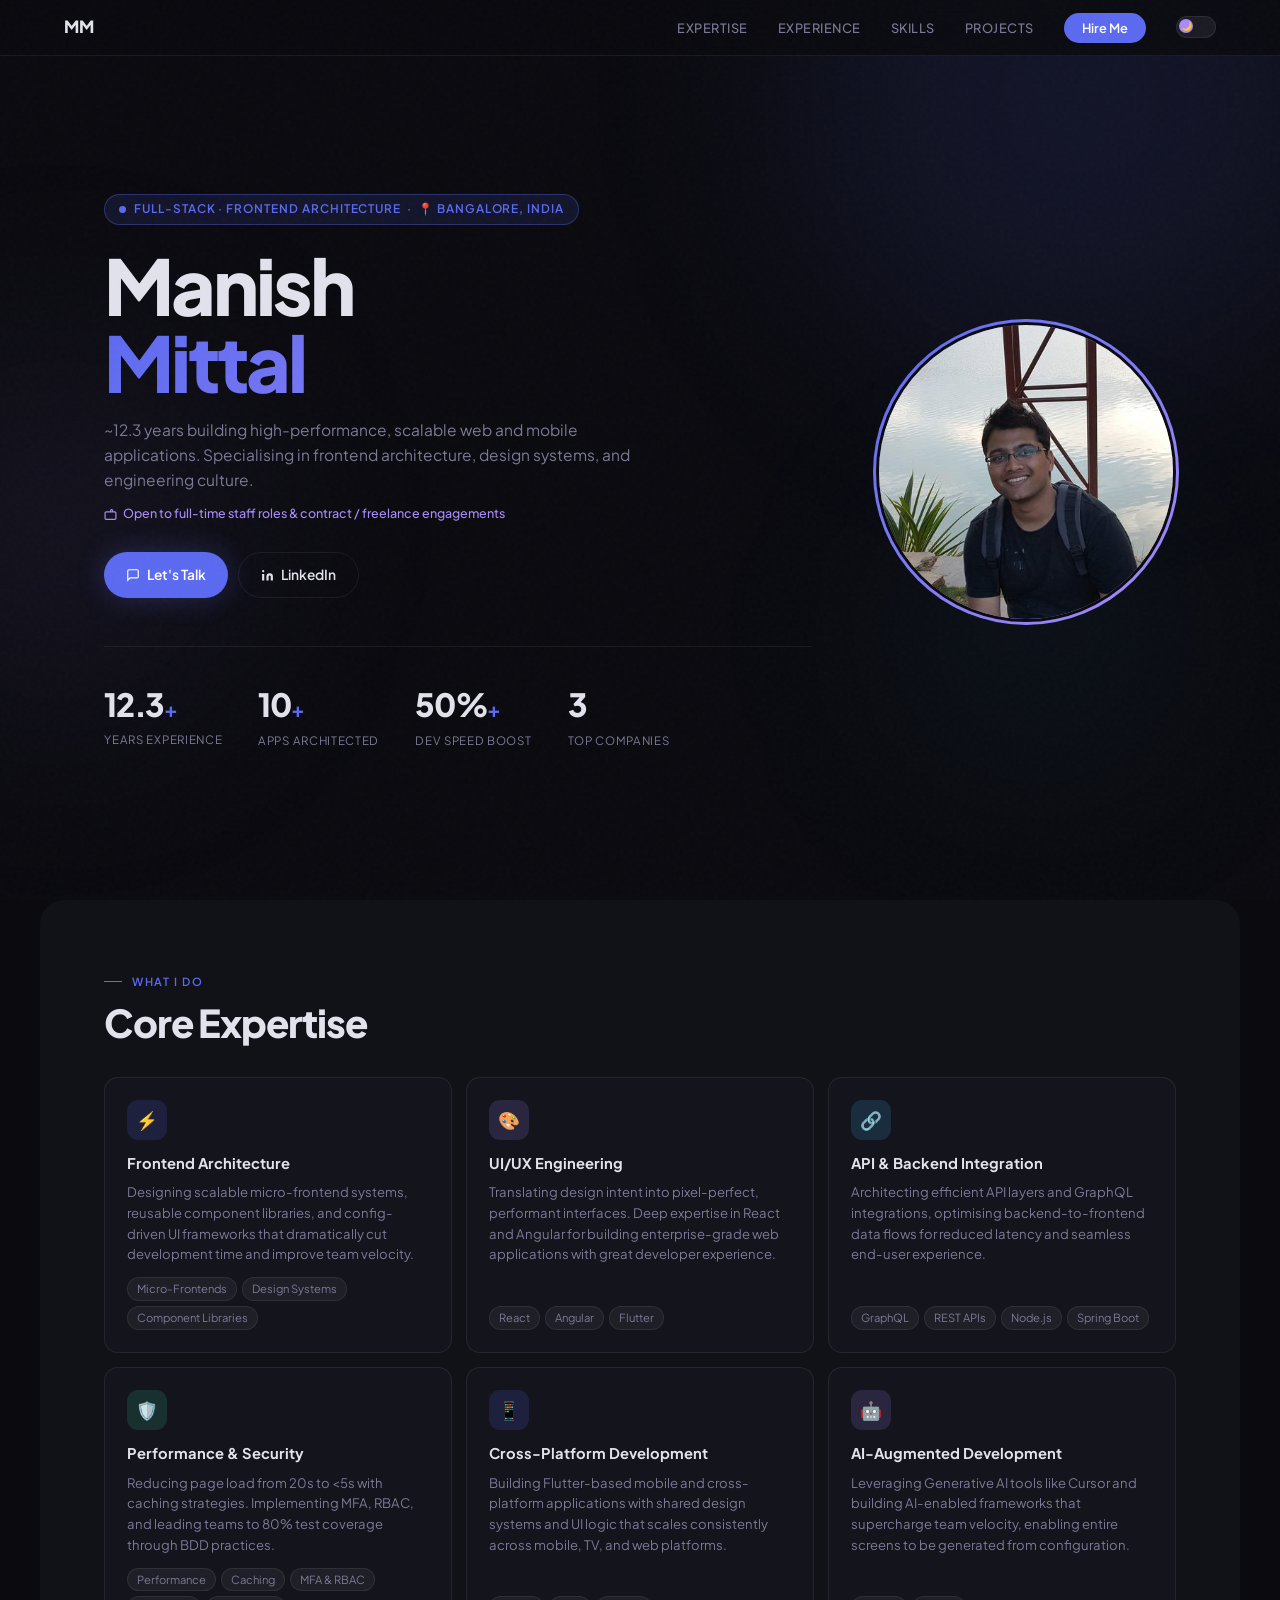
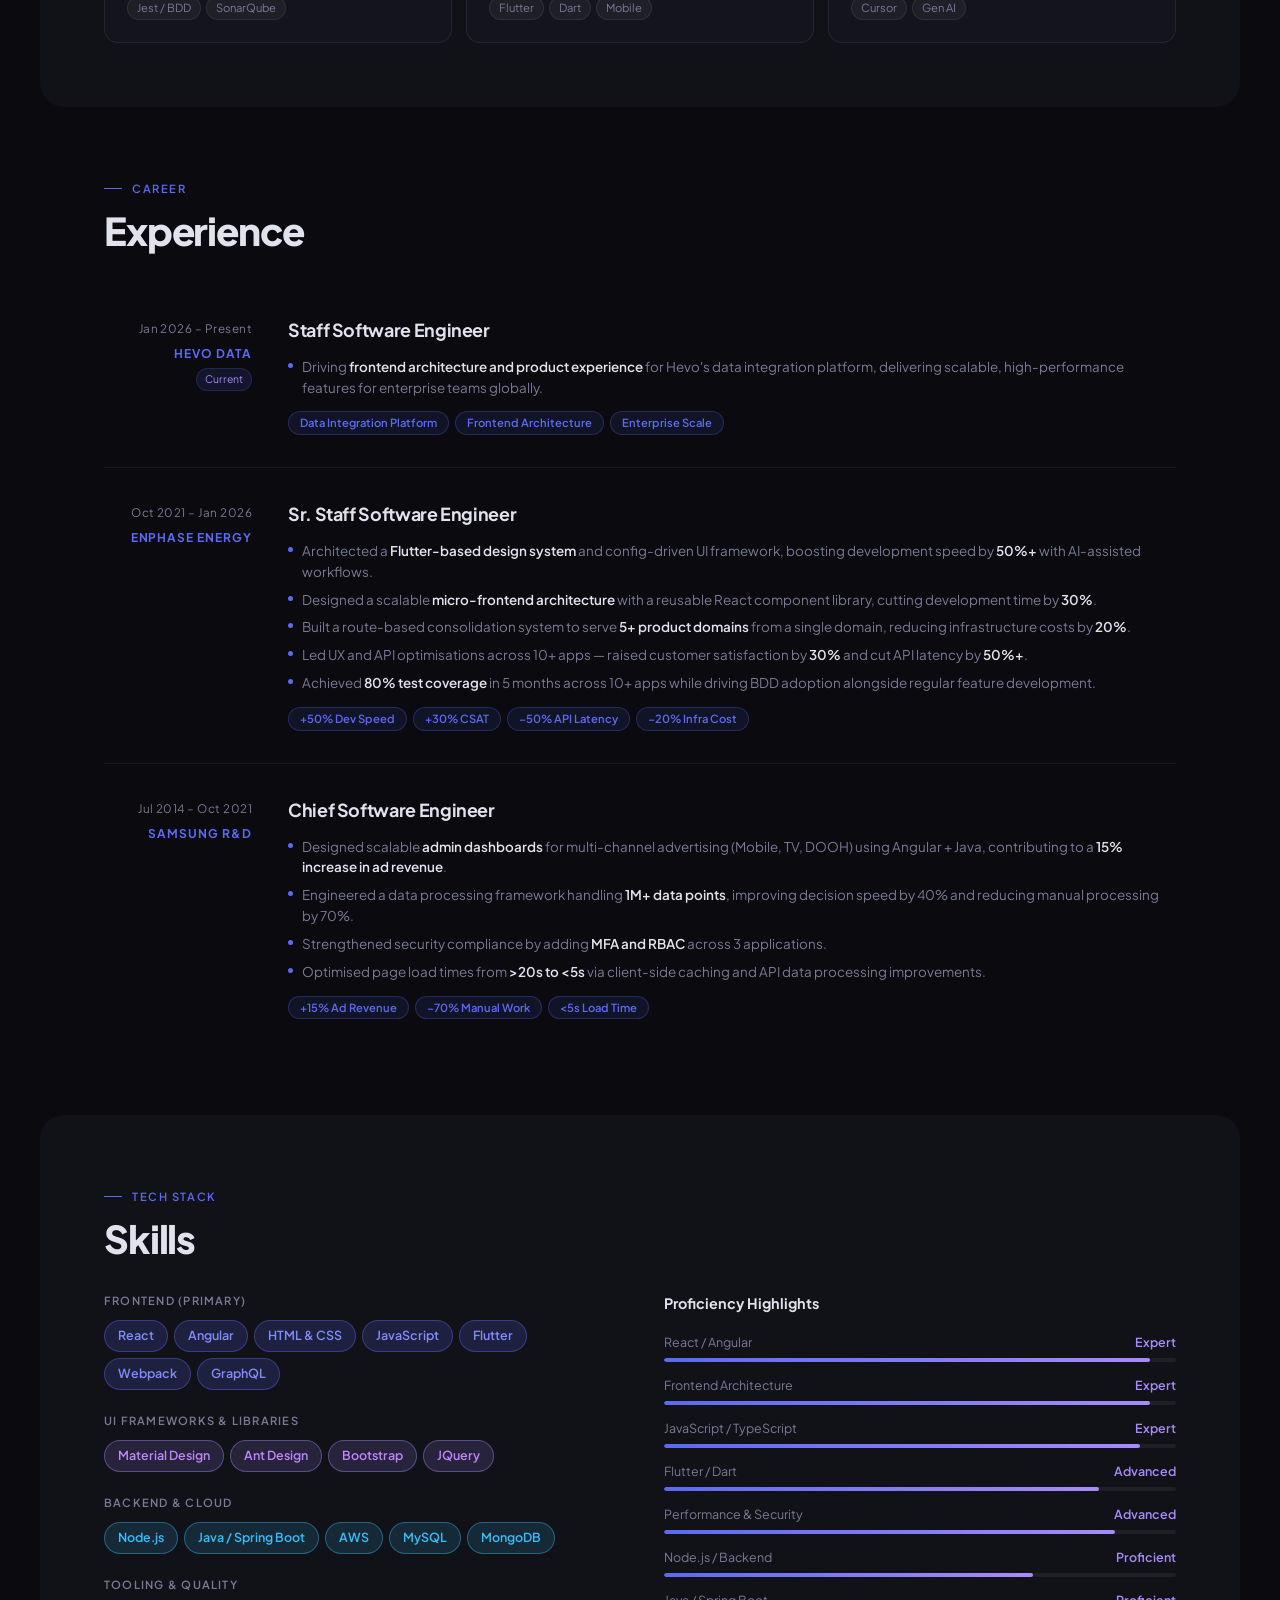
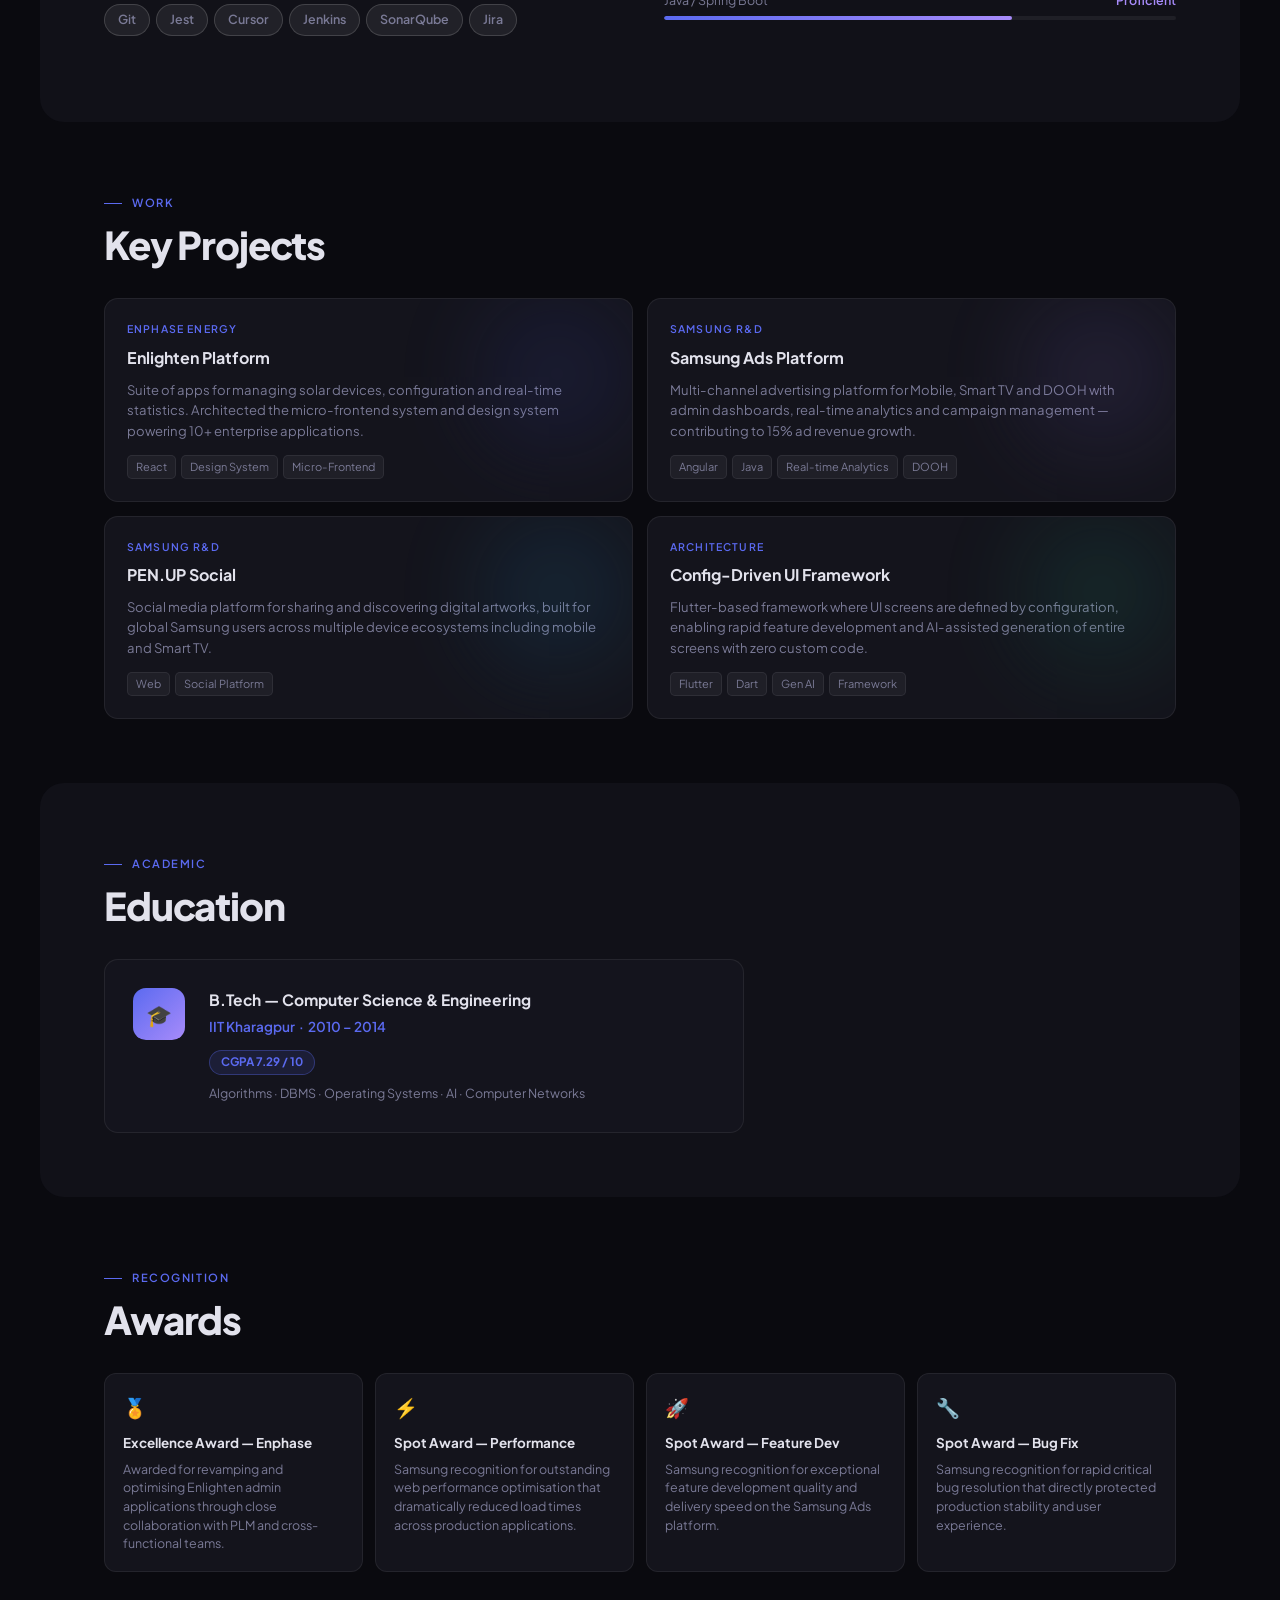
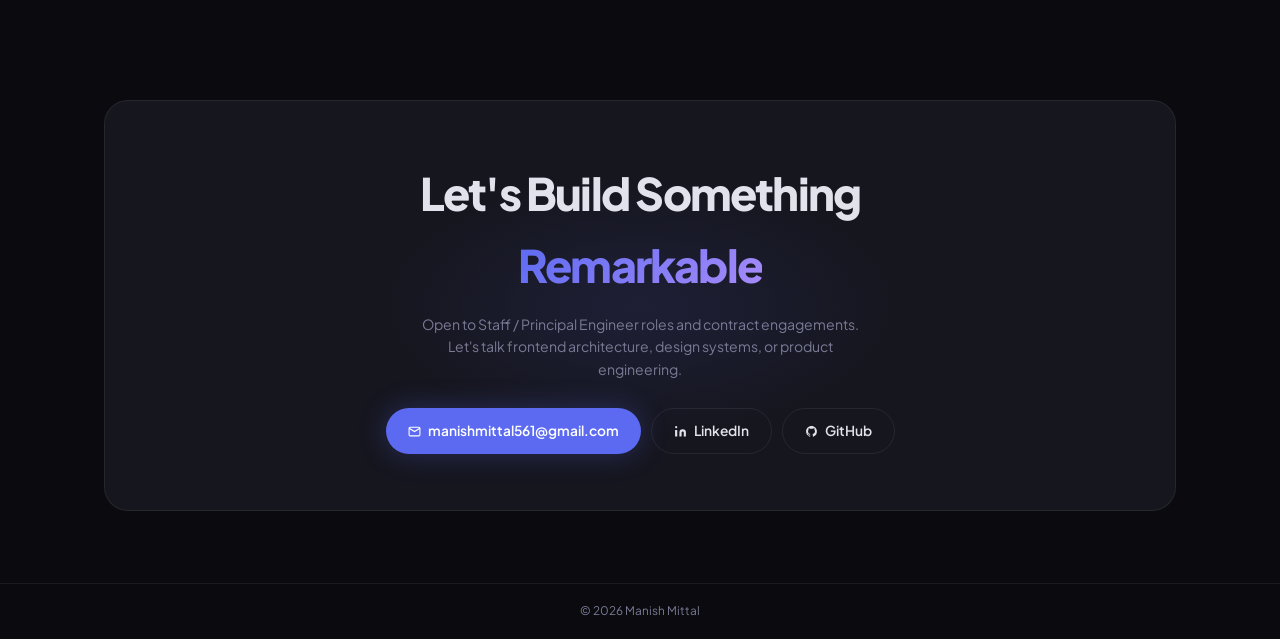
<file: index.html>
<!DOCTYPE html>
<html lang="en">
<head>
<meta charset="UTF-8" />
<meta name="viewport" content="width=device-width, initial-scale=1.0" />
<title>Manish Mittal — Full-Stack Software Engineer</title>
<link rel="preconnect" href="https://fonts.googleapis.com" />
<link rel="preconnect" href="https://fonts.gstatic.com" crossorigin />
<link href="https://fonts.googleapis.com/css2?family=Plus+Jakarta+Sans:wght@400;500;600;700;800&display=swap" rel="stylesheet" />
<style>
  *, *::before, *::after { box-sizing: border-box; margin: 0; padding: 0; }

  :root {
    --bg: #0a0a0f;
    --bg2: #111118;
    --surface: #16161f;
    --border: rgba(255,255,255,0.07);
    --accent: #5b6af0;
    --accent2: #a78bfa;
    --accent3: #38bdf8;
    --text: #e2e2ec;
    --muted: #7a7a96;
    --card-bg: rgba(22,22,31,0.9);
    --font: 'Plus Jakarta Sans', sans-serif;
    --nav-bg: rgba(10,10,15,0.82);
    --scrollbar-thumb: #16161f;
    --orb1-bg: rgba(91,106,240,0.11);
    --orb2-bg: rgba(167,139,250,0.07);
    --orb3-bg: rgba(56,189,248,0.06);
  }

  body.light {
    --bg: #f4f4f8;
    --bg2: #ebebf2;
    --surface: #e2e2ec;
    --border: rgba(0,0,0,0.08);
    --text: #111118;
    --muted: #5a5a72;
    --card-bg: rgba(255,255,255,0.92);
    --nav-bg: rgba(244,244,248,0.88);
    --scrollbar-thumb: #d0d0e0;
    --orb1-bg: rgba(91,106,240,0.09);
    --orb2-bg: rgba(167,139,250,0.06);
    --orb3-bg: rgba(56,189,248,0.05);
  }

  html { scroll-behavior: smooth; }

  body {
    background: var(--bg);
    color: var(--text);
    font-family: var(--font);
    font-weight: 400;
    font-size: 15px;
    line-height: 1.6;
    overflow-x: hidden;
  }

  body::before {
    content: '';
    position: fixed; inset: 0;
    background-image: url("data:image/svg+xml,%3Csvg viewBox='0 0 256 256' xmlns='http://www.w3.org/2000/svg'%3E%3Cfilter id='n'%3E%3CfeTurbulence type='fractalNoise' baseFrequency='0.9' numOctaves='4' stitchTiles='stitch'/%3E%3C/filter%3E%3Crect width='100%25' height='100%25' filter='url(%23n)' opacity='1'/%3E%3C/svg%3E");
    opacity: 0.025; pointer-events: none; z-index: 9999;
  }

  .orb { position: fixed; border-radius: 50%; filter: blur(110px); pointer-events: none; z-index: 0; animation: drift 22s ease-in-out infinite alternate; }
  .orb1 { width: 560px; height: 560px; background: var(--orb1-bg); top: -180px; right: -80px; }
  .orb2 { width: 380px; height: 380px; background: var(--orb2-bg); bottom: 20%; left: -130px; animation-delay: -9s; }
  .orb3 { width: 280px; height: 280px; background: var(--orb3-bg); top: 55%; right: 8%; animation-delay: -5s; }
  @keyframes drift { from { transform: translate(0,0) scale(1); } to { transform: translate(36px,52px) scale(1.07); } }

  /* NAV */
  nav {
    position: fixed; top: 0; left: 0; right: 0; z-index: 100;
    padding: 14px 5%;
    display: flex; align-items: center; justify-content: space-between;
    background: var(--nav-bg); backdrop-filter: blur(20px);
    border-bottom: 1px solid var(--border);
    transition: padding 0.3s, background 0.3s;
  }
  .nav-logo { font-weight: 800; font-size: 1.05rem; color: var(--text); text-decoration: none; letter-spacing: -0.01em; }
  .nav-logo span { display: none; }
  .nav-links { display: flex; gap: 30px; list-style: none; }
  .nav-links a { color: var(--muted); text-decoration: none; font-size: 0.8rem; font-weight: 500; letter-spacing: 0.04em; text-transform: uppercase; transition: color 0.2s; }
  .nav-links a:hover { color: var(--text); }
  .nav-cta { background: var(--accent); color: #fff !important; padding: 7px 18px; border-radius: 100px; text-transform: none !important; letter-spacing: 0 !important; font-weight: 600 !important; transition: background 0.2s, transform 0.2s !important; }
  .nav-cta:hover { background: #4a59e0 !important; transform: translateY(-1px); }

  /* THEME TOGGLE */
  .theme-toggle {
    width: 40px; height: 22px;
    background: var(--border);
    border: 1.5px solid var(--border);
    border-radius: 100px;
    position: relative;
    cursor: pointer;
    flex-shrink: 0;
    transition: background 0.3s, border-color 0.3s;
    outline: none;
    padding: 0;
  }
  .theme-toggle:hover { border-color: var(--accent); }
  .theme-toggle-thumb {
    position: absolute;
    top: 2px; left: 2px;
    width: 14px; height: 14px;
    border-radius: 50%;
    background: var(--muted);
    transition: transform 0.25s, background 0.25s;
    display: flex; align-items: center; justify-content: center;
    font-size: 9px; line-height: 1;
  }
  body.light .theme-toggle-thumb {
    transform: translateX(18px);
    background: var(--accent);
  }
  body:not(.light) .theme-toggle-thumb { background: var(--accent2); }

  .hamburger { display: none; flex-direction: column; gap: 5px; cursor: pointer; background: none; border: none; padding: 4px; }
  .hamburger span { display: block; width: 22px; height: 2px; background: var(--text); border-radius: 2px; }

  /* HERO */
  #hero {
    position: relative; z-index: 1;
    min-height: 100vh;
    display: flex; flex-direction: column; justify-content: center;
    padding: 100px 5% 56px;
    max-width: 1200px; margin: 0 auto;
  }

  .hero-eyebrow {
    display: inline-flex; align-items: center; gap: 8px;
    background: rgba(91,106,240,0.12); border: 1px solid rgba(91,106,240,0.35);
    border-radius: 100px; padding: 5px 14px;
    font-size: 0.74rem; letter-spacing: 0.08em; text-transform: uppercase;
    color: var(--accent); margin-bottom: 22px; width: fit-content;
    animation: fadeUp 0.8s ease both; font-weight: 600;
  }
  body.light .hero-eyebrow {
    background: rgba(91,106,240,0.1); border-color: rgba(91,106,240,0.5);
    color: #3d4ed8;
  }
  .dot { width: 7px; height: 7px; border-radius: 50%; background: var(--accent); animation: pulse 2s ease infinite; }
  @keyframes pulse { 0%,100%{opacity:1} 50%{opacity:0.3} }

  h1 {
    font-size: clamp(2.6rem, 6vw, 5.8rem);
    font-weight: 800;
    line-height: 1.0;
    letter-spacing: -0.04em;
    margin-bottom: 18px;
    animation: fadeUp 0.8s 0.1s ease both;
  }
  h1 .line { display: block; }
  h1 .accent { color: transparent; background: linear-gradient(135deg, var(--accent), var(--accent2)); -webkit-background-clip: text; background-clip: text; }

  .hero-desc {
    max-width: 540px; color: var(--muted); font-size: 0.97rem;
    margin-bottom: 10px; animation: fadeUp 0.8s 0.18s ease both;
  }
  .hero-contract {
    display: inline-flex; align-items: center; gap: 6px;
    font-size: 0.78rem; color: var(--accent2); margin-bottom: 28px;
    animation: fadeUp 0.8s 0.22s ease both; font-weight: 500;
  }

  .hero-actions { display: flex; gap: 10px; flex-wrap: wrap; animation: fadeUp 0.8s 0.28s ease both; }

  .btn {
    display: inline-flex; align-items: center; gap: 7px;
    padding: 11px 22px; border-radius: 100px;
    font-family: var(--font); font-size: 0.86rem; font-weight: 600;
    text-decoration: none; cursor: pointer; transition: all 0.22s; border: none;
  }
  .btn-primary { background: var(--accent); color: #fff; box-shadow: 0 0 28px rgba(91,106,240,0.28); }
  .btn-primary:hover { background: #4a59e0; transform: translateY(-2px); box-shadow: 0 0 44px rgba(91,106,240,0.42); }
  .btn-ghost { background: transparent; border: 1px solid var(--border); color: var(--text); }
  .btn-ghost:hover { border-color: rgba(255,255,255,0.22); background: transparent; transform: translateY(-2px); }

  .hero-stats {
    display: flex; gap: 36px; flex-wrap: wrap;
    margin-top: 48px; padding-top: 32px;
    border-top: 1px solid var(--border);
    animation: fadeUp 0.8s 0.36s ease both;
  }
  .stat-num { font-size: 2rem; font-weight: 800; letter-spacing: -0.04em; color: var(--text); }
  .stat-num .suffix { color: var(--accent); font-size: 1.3rem; font-weight: 700; }
  .stat-label { font-size: 0.72rem; color: var(--muted); margin-top: 1px; text-transform: uppercase; letter-spacing: 0.06em; }

  @keyframes fadeUp { from{opacity:0;transform:translateY(20px)} to{opacity:1;transform:translateY(0)} }

  /* SECTIONS */
  section { position: relative; z-index: 1; padding: 64px 5%; max-width: 1200px; margin: 0 auto; }

  .section-label {
    display: inline-flex; align-items: center; gap: 10px;
    font-size: 0.7rem; letter-spacing: 0.14em; text-transform: uppercase;
    color: var(--accent); margin-bottom: 12px; font-weight: 600;
  }
  .section-label::before { content: ''; display: block; width: 18px; height: 1px; background: var(--accent); }

  h2 { font-size: clamp(1.5rem, 3.2vw, 2.4rem); font-weight: 800; letter-spacing: -0.03em; margin-bottom: 32px; line-height: 1.1; }

  /* EXPERTISE */
  #expertise { background: var(--bg2); border-radius: 24px; }

  .expertise-grid { display: grid; grid-template-columns: repeat(3, 1fr); gap: 14px; }

  .expertise-card {
    background: var(--card-bg); border: 1px solid var(--border); border-radius: 14px;
    padding: 22px; transition: all 0.25s; position: relative; overflow: hidden;
    display: flex; flex-direction: column;
  }
  .expertise-card::before {
    content: ''; position: absolute; inset: 0;
    background: linear-gradient(135deg, rgba(91,106,240,0.06) 0%, transparent 60%);
    opacity: 0; transition: opacity 0.25s;
  }
  .expertise-card:hover { border-color: rgba(91,106,240,0.45); transform: translateY(-4px); box-shadow: 0 8px 32px rgba(91,106,240,0.22); }
  .expertise-card:hover::before { opacity: 1; }

  .card-icon { width: 40px; height: 40px; border-radius: 11px; display: flex; align-items: center; justify-content: center; font-size: 1.1rem; margin-bottom: 12px; flex-shrink: 0; }
  .icon-blue  { background: rgba(91,106,240,0.15); }
  .icon-violet{ background: rgba(167,139,250,0.15); }
  .icon-sky   { background: rgba(56,189,248,0.15); }
  .icon-green { background: rgba(52,211,153,0.15); }

  .card-title { font-size: 0.92rem; font-weight: 700; margin-bottom: 7px; }
  .card-body { color: var(--muted); font-size: 0.82rem; line-height: 1.58; flex: 1; }
  .tag-row { display: flex; flex-wrap: wrap; gap: 5px; margin-top: 12px; }
  .tag { background: rgba(255,255,255,0.05); border: 1px solid var(--border); border-radius: 100px; padding: 2px 9px; font-size: 0.7rem; color: var(--muted); }

  /* EXPERIENCE */
  .timeline { display: flex; flex-direction: column; }

  .tl-item {
    display: grid; grid-template-columns: 148px 1fr; gap: 36px;
    padding: 32px 0; border-bottom: 1px solid var(--border);
  }
  .tl-item:last-child { border-bottom: none; }

  .tl-meta { text-align: right; padding-top: 4px; flex-shrink: 0; }
  .tl-period { font-size: 0.73rem; color: var(--muted); letter-spacing: 0.04em; margin-bottom: 5px; }
  .tl-company { font-size: 0.75rem; font-weight: 700; color: var(--accent); text-transform: uppercase; letter-spacing: 0.08em; }
  .tl-badge { display: inline-block; background: rgba(91,106,240,0.12); border: 1px solid rgba(91,106,240,0.2); border-radius: 100px; padding: 2px 8px; font-size: 0.65rem; color: var(--accent2); margin-top: 5px; }

  .tl-role { font-size: 1.12rem; font-weight: 700; margin-bottom: 12px; letter-spacing: -0.02em; }

  .tl-bullets { list-style: none; display: flex; flex-direction: column; gap: 7px; }
  .tl-bullets li {
    display: flex; align-items: flex-start; gap: 9px;
    color: var(--muted); font-size: 0.84rem; line-height: 1.55;
    text-align: left;
  }
  .tl-bullet-dot {
    width: 5px; height: 5px; border-radius: 50%;
    background: var(--accent); flex-shrink: 0; margin-top: 6px;
  }
  .tl-bullet-text { flex: 1; }
  .tl-bullets strong { color: var(--text); font-weight: 600; }

  .impact-pills { display: flex; flex-wrap: wrap; gap: 6px; margin-top: 13px; }
  .impact-pill {
    background: rgba(91,106,240,0.1); border: 1px solid rgba(91,106,240,0.28);
    border-radius: 100px; padding: 2px 11px; font-size: 0.7rem; color: var(--accent); font-weight: 600;
  }
  body.light .impact-pill {
    background: rgba(91,106,240,0.08); border-color: rgba(91,106,240,0.35); color: #3d4ed8;
  }

  /* SKILLS */
  #skills { background: var(--bg2); border-radius: 24px; }
  .skills-layout { display: grid; grid-template-columns: 1fr 1fr; gap: 48px; align-items: start; }

  .skill-group { margin-bottom: 22px; }
  .skill-group-label { font-size: 0.7rem; letter-spacing: 0.11em; text-transform: uppercase; color: var(--muted); margin-bottom: 10px; font-weight: 600; }
  .skill-pills { display: flex; flex-wrap: wrap; gap: 6px; }
  .skill-pill { padding: 5px 13px; border-radius: 100px; font-size: 0.78rem; font-weight: 600; border: 1px solid transparent; transition: all 0.2s; cursor: default; }
  .skill-pill:hover { opacity: 0.85; transform: translateY(-1px); }
  .pill-primary  { background: rgba(91,106,240,0.18); border-color: rgba(91,106,240,0.4); color: #818cf8; }
  .pill-secondary{ background: rgba(167,139,250,0.15); border-color: rgba(167,139,250,0.4); color: #c084fc; }
  .pill-tertiary { background: rgba(56,189,248,0.14); border-color: rgba(56,189,248,0.4); color: #38bdf8; }
  .pill-neutral  { background: rgba(255,255,255,0.07); border-color: rgba(255,255,255,0.15); color: var(--muted); }

  body.light .pill-primary  { background: rgba(91,106,240,0.12); border-color: rgba(91,106,240,0.4); color: #3d4ed8; }
  body.light .pill-secondary{ background: rgba(147,51,234,0.1); border-color: rgba(147,51,234,0.35); color: #7c3aed; }
  body.light .pill-tertiary { background: rgba(14,165,233,0.1); border-color: rgba(14,165,233,0.35); color: #0284c7; }
  body.light .pill-neutral  { background: rgba(0,0,0,0.06); border-color: rgba(0,0,0,0.14); color: #4a4a6a; }

  .prof-title { font-size: 0.9rem; font-weight: 700; margin-bottom: 18px; }
  .prof-bar-group { margin-bottom: 14px; }
  .prof-bar-label { display: flex; justify-content: space-between; margin-bottom: 5px; font-size: 0.78rem; color: var(--muted); }
  .prof-bar-label span:last-child { color: var(--accent2); font-weight: 600; }
  .prof-bar-track { height: 4px; background: rgba(255,255,255,0.06); border-radius: 100px; overflow: hidden; }
  .prof-bar-fill { height: 100%; border-radius: 100px; background: linear-gradient(90deg, var(--accent), var(--accent2)); transform-origin: left; animation: barGrow 1.4s cubic-bezier(0.22,1,0.36,1) both; }
  @keyframes barGrow { from{transform:scaleX(0)} to{transform:scaleX(1)} }

  /* PROJECTS */
  .projects-grid { display: grid; grid-template-columns: repeat(2, 1fr); gap: 14px; }

  .project-card {
    background: var(--card-bg); border: 1px solid var(--border); border-radius: 14px; padding: 22px;
    position: relative; overflow: hidden; transition: all 0.25s;
    display: flex; flex-direction: column;
  }
  .project-card:hover { border-color: rgba(91,106,240,0.45); transform: translateY(-4px); box-shadow: 0 8px 32px rgba(91,106,240,0.22); }
  .project-glow { position: absolute; top: 0; right: 0; width: 150px; height: 150px; border-radius: 50%; filter: blur(50px); opacity: 0.12; pointer-events: none; }
  .project-label { font-size: 0.66rem; letter-spacing: 0.11em; text-transform: uppercase; color: var(--accent); margin-bottom: 7px; font-weight: 600; }
  .project-title { font-size: 1rem; font-weight: 700; margin-bottom: 9px; }
  .project-desc { color: var(--muted); font-size: 0.82rem; line-height: 1.55; margin-bottom: 14px; flex: 1; }
  .project-tags { display: flex; flex-wrap: wrap; gap: 5px; }
  .project-tag { background: rgba(255,255,255,0.05); border: 1px solid var(--border); border-radius: 5px; padding: 2px 8px; font-size: 0.69rem; color: var(--muted); }

  /* EDUCATION */
  #education { background: var(--bg2); border-radius: 24px; }
  .edu-card {
    background: var(--card-bg); border: 1px solid var(--border); border-radius: 14px; padding: 28px;
    display: flex; gap: 24px; align-items: flex-start; max-width: 640px;
  }
  .edu-badge { width: 52px; height: 52px; border-radius: 13px; background: linear-gradient(135deg, var(--accent), var(--accent2)); display: flex; align-items: center; justify-content: center; font-size: 1.3rem; flex-shrink: 0; }
  .edu-degree { font-size: 0.97rem; font-weight: 700; margin-bottom: 3px; }
  .edu-school { color: var(--accent); font-size: 0.85rem; font-weight: 600; margin-bottom: 5px; }
  .edu-meta { color: var(--muted); font-size: 0.78rem; }
  .edu-cgpa { display: inline-block; background: rgba(91,106,240,0.12); border: 1px solid rgba(91,106,240,0.35); color: var(--accent); border-radius: 100px; padding: 2px 11px; font-size: 0.73rem; font-weight: 700; margin-top: 7px; }
  body.light .edu-cgpa { background: rgba(91,106,240,0.1); border-color: rgba(91,106,240,0.4); color: #3d4ed8; }

  /* AWARDS */
  .awards-grid { display: grid; grid-template-columns: repeat(4, 1fr); gap: 12px; }

  .award-card {
    background: var(--card-bg); border: 1px solid var(--border); border-radius: 12px; padding: 18px;
    transition: all 0.25s; display: flex; flex-direction: column;
  }
  .award-card:hover { border-color: rgba(91,106,240,0.45); transform: translateY(-4px); box-shadow: 0 8px 32px rgba(91,106,240,0.22); }
  .award-icon { font-size: 1.2rem; margin-bottom: 9px; }
  .award-title { font-size: 0.84rem; font-weight: 700; margin-bottom: 6px; }
  .award-desc { color: var(--muted); font-size: 0.78rem; line-height: 1.5; flex: 1; }

  /* CONTACT */
  #contact { text-align: center; padding-bottom: 72px; }
  .contact-inner {
    background: var(--surface); border: 1px solid var(--border); border-radius: 24px; padding: 56px 40px;
    position: relative; overflow: hidden;
  }
  .contact-inner::before {
    content: ''; position: absolute; top: 50%; left: 50%; transform: translate(-50%,-50%);
    width: 520px; height: 260px; background: radial-gradient(ellipse, rgba(91,106,240,0.11) 0%, transparent 70%); pointer-events: none;
  }
  .contact-title { font-size: clamp(1.7rem, 4vw, 2.8rem); font-weight: 800; letter-spacing: -0.04em; margin-bottom: 12px; position: relative; }
  .contact-desc { color: var(--muted); max-width: 440px; margin: 0 auto 28px; position: relative; font-size: 0.88rem; }
  .contact-links { display: flex; gap: 10px; justify-content: center; flex-wrap: wrap; position: relative; }
  .contact-link {
    display: inline-flex; align-items: center; gap: 7px;
    padding: 11px 22px; border-radius: 100px;
    font-family: var(--font); font-size: 0.86rem; font-weight: 600;
    text-decoration: none; cursor: pointer; transition: all 0.22s; border: none;
  }
  .contact-link.primary {
    background: var(--accent); color: #fff;
    box-shadow: 0 0 28px rgba(91,106,240,0.28); border: none;
  }
  .contact-link.primary:hover { background: #4a59e0; transform: translateY(-2px); box-shadow: 0 0 44px rgba(91,106,240,0.42); }
  .contact-link.ghost {
    background: transparent; border: 1px solid var(--border); color: var(--text);
  }
  .contact-link.ghost:hover { border-color: rgba(255,255,255,0.22); background: transparent; transform: translateY(-2px); }
  body.light .contact-link.ghost:hover { border-color: rgba(0,0,0,0.28); background: transparent; }

  footer { position: relative; z-index: 1; text-align: center; padding: 18px 5%; border-top: 1px solid var(--border); color: var(--muted); font-size: 0.74rem; }

  .reveal { opacity: 0; transform: translateY(22px); transition: opacity 0.62s, transform 0.62s; }
  .reveal.visible { opacity: 1; transform: translateY(0); }

  /* HERO PHOTO */
  #hero { display: flex; align-items: center; }
  .hero-photo-wrap {
    position: relative; flex-shrink: 0;
    width: 300px; height: 300px;
    animation: fadeUp 0.8s 0.4s ease both;
  }
  .hero-photo-ring {
    position: absolute; inset: -3px; border-radius: 50%;
    background: linear-gradient(135deg, var(--accent), var(--accent2));
    z-index: 0;
  }
  .hero-photo {
    position: relative; z-index: 1;
    width: 100%; height: 100%;
    border-radius: 50%;
    object-fit: cover; object-position: center 10%;
    border: 3px solid var(--bg); display: block;
  }

  @media(max-width:960px){
    .expertise-grid { grid-template-columns: repeat(2,1fr); }
    .tl-item { grid-template-columns: 1fr; gap: 8px; }
    .tl-meta { text-align: left; display: flex; gap: 10px; align-items: center; flex-wrap: wrap; }
    .skills-layout { grid-template-columns: 1fr; gap: 32px; }
    .awards-grid { grid-template-columns: repeat(2,1fr); }
    .hamburger { display: flex; }
    .nav-links { display: none; position: fixed; top: 56px; left: 0; right: 0; background: var(--bg); flex-direction: column; padding: 18px 5%; gap: 16px; border-bottom: 1px solid var(--border); z-index: 99; }
    .nav-links.open { display: flex; }
    #hero { flex-direction: column-reverse !important; gap: 36px !important; padding-top: 90px; }
    .hero-photo-wrap { width: 160px; height: 160px; }
  }
  @media(max-width:600px){
    .expertise-grid { grid-template-columns: 1fr; }
    .projects-grid { grid-template-columns: 1fr; }
    .edu-card { flex-direction: column; gap: 14px; }
    .contact-inner { padding: 36px 18px; }
    .hero-stats { gap: 24px; }
    .awards-grid { grid-template-columns: 1fr 1fr; }
  }


  ::-webkit-scrollbar { width: 4px; }
  ::-webkit-scrollbar-track { background: var(--bg); }
  ::-webkit-scrollbar-thumb { background: var(--scrollbar-thumb); border-radius: 4px; }
  ::-webkit-scrollbar-thumb:hover { background: var(--accent); }
</style>
</head>
<body>

<div class="orb orb1"></div>
<div class="orb orb2"></div>
<div class="orb orb3"></div>

<!-- NAV -->
<nav id="nav">
  <a class="nav-logo" href="#hero">MM<span>.</span></a>
  <button class="hamburger" id="hamburger" aria-label="Toggle menu">
    <span></span><span></span><span></span>
  </button>
  <ul class="nav-links" id="navLinks">
    <li><a href="#expertise">Expertise</a></li>
    <li><a href="#experience">Experience</a></li>
    <li><a href="#skills">Skills</a></li>
    <li><a href="#projects">Projects</a></li>
    <li><a href="#contact" class="nav-cta">Hire Me</a></li>
    <li style="display:flex;align-items:center;">
      <button class="theme-toggle" id="themeToggle" aria-label="Toggle light/dark theme" title="Toggle theme">
        <span class="theme-toggle-thumb" id="themeThumb">🌙</span>
      </button>
    </li>
  </ul>
</nav>

<div style="position:relative;z-index:1;">

<!-- HERO -->
<section id="hero" style="flex-direction:row;align-items:center;gap:64px;">
  <div style="flex:1;min-width:0;">
    <div class="hero-eyebrow"><span class="dot"></span>Full-Stack · Frontend Architecture &nbsp;·&nbsp; 📍 Bangalore, India</div>
    <h1>
      <span class="line">Manish</span>
      <span class="line accent">Mittal</span>
    </h1>
    <p class="hero-desc"><span id="yrsExp"></span> years building high-performance, scalable web and mobile applications. Specialising in frontend architecture, design systems, and engineering culture.</p>
    <p class="hero-contract">
      <svg width="13" height="13" viewBox="0 0 24 24" fill="none" stroke="currentColor" stroke-width="2.2"><rect x="2" y="7" width="20" height="14" rx="2"/><path d="M16 7V5a2 2 0 0 0-4 0v2"/></svg>
      Open to full-time staff roles &amp; contract / freelance engagements
    </p>
    <div class="hero-actions">
      <a href="#contact" class="btn btn-primary">
        <svg width="14" height="14" viewBox="0 0 24 24" fill="none" stroke="currentColor" stroke-width="2"><path d="M21 15a2 2 0 0 1-2 2H7l-4 4V5a2 2 0 0 1 2-2h14a2 2 0 0 1 2 2z"/></svg>
        Let's Talk
      </a>
      <a href="https://www.linkedin.com/in/manishmitt/" target="_blank" rel="noopener" class="btn btn-ghost">
        <svg width="13" height="13" viewBox="0 0 24 24" fill="currentColor"><path d="M16 8a6 6 0 0 1 6 6v7h-4v-7a2 2 0 0 0-2-2 2 2 0 0 0-2 2v7h-4v-7a6 6 0 0 1 6-6zM2 9h4v12H2z"/><circle cx="4" cy="4" r="2"/></svg>
        LinkedIn
      </a>
    </div>
    <div class="hero-stats">
      <div><div class="stat-num" id="statYrs">—</div><div class="stat-label">Years Experience</div></div>
      <div><div class="stat-num">10<span class="suffix">+</span></div><div class="stat-label">Apps Architected</div></div>
      <div><div class="stat-num">50%<span class="suffix">+</span></div><div class="stat-label">Dev Speed Boost</div></div>
      <div><div class="stat-num">3</div><div class="stat-label">Top Companies</div></div>
    </div>
  </div>
  <div class="hero-photo-wrap">
    <div class="hero-photo-ring"></div>
    <img class="hero-photo" src="[data-uri]" alt="Manish Mittal" />
  </div>
</section>

<!-- EXPERTISE -->
<section id="expertise">
  <div class="section-label">What I do</div>
  <h2>Core Expertise</h2>
  <div class="expertise-grid">

    <div class="expertise-card reveal">
      <div class="card-icon icon-blue">⚡</div>
      <div class="card-title">Frontend Architecture</div>
      <div class="card-body">Designing scalable micro-frontend systems, reusable component libraries, and config-driven UI frameworks that dramatically cut development time and improve team velocity.</div>
      <div class="tag-row"><span class="tag">Micro-Frontends</span><span class="tag">Design Systems</span><span class="tag">Component Libraries</span></div>
    </div>

    <div class="expertise-card reveal">
      <div class="card-icon icon-violet">🎨</div>
      <div class="card-title">UI/UX Engineering</div>
      <div class="card-body">Translating design intent into pixel-perfect, performant interfaces. Deep expertise in React and Angular for building enterprise-grade web applications with great developer experience.</div>
      <div class="tag-row"><span class="tag">React</span><span class="tag">Angular</span><span class="tag">Flutter</span></div>
    </div>

    <div class="expertise-card reveal">
      <div class="card-icon icon-sky">🔗</div>
      <div class="card-title">API &amp; Backend Integration</div>
      <div class="card-body">Architecting efficient API layers and GraphQL integrations, optimising backend-to-frontend data flows for reduced latency and seamless end-user experience.</div>
      <div class="tag-row"><span class="tag">GraphQL</span><span class="tag">REST APIs</span><span class="tag">Node.js</span><span class="tag">Spring Boot</span></div>
    </div>

    <div class="expertise-card reveal">
      <div class="card-icon icon-green">🛡️</div>
      <div class="card-title">Performance &amp; Security</div>
      <div class="card-body">Reducing page load from 20s to &lt;5s with caching strategies. Implementing MFA, RBAC, and leading teams to 80% test coverage through BDD practices.</div>
      <div class="tag-row"><span class="tag">Performance</span><span class="tag">Caching</span><span class="tag">MFA &amp; RBAC</span><span class="tag">Jest / BDD</span><span class="tag">SonarQube</span></div>
    </div>

    <div class="expertise-card reveal">
      <div class="card-icon icon-blue">📱</div>
      <div class="card-title">Cross-Platform Development</div>
      <div class="card-body">Building Flutter-based mobile and cross-platform applications with shared design systems and UI logic that scales consistently across mobile, TV, and web platforms.</div>
      <div class="tag-row"><span class="tag">Flutter</span><span class="tag">Dart</span><span class="tag">Mobile</span></div>
    </div>

    <div class="expertise-card reveal">
      <div class="card-icon icon-violet">🤖</div>
      <div class="card-title">AI-Augmented Development</div>
      <div class="card-body">Leveraging Generative AI tools like Cursor and building AI-enabled frameworks that supercharge team velocity, enabling entire screens to be generated from configuration.</div>
      <div class="tag-row"><span class="tag">Cursor</span><span class="tag">Gen AI</span></div>
    </div>

  </div>
</section>

<!-- EXPERIENCE -->
<section id="experience">
  <div class="section-label">Career</div>
  <h2>Experience</h2>
  <div class="timeline">

    <div class="tl-item reveal">
      <div class="tl-meta">
        <div class="tl-period">Jan 2026 – Present</div>
        <div class="tl-company">Hevo Data</div>
        <div class="tl-badge">Current</div>
      </div>
      <div>
        <div class="tl-role">Staff Software Engineer</div>
        <ul class="tl-bullets">
          <li><span class="tl-bullet-dot"></span><span class="tl-bullet-text">Driving <strong>frontend architecture and product experience</strong> for Hevo's data integration platform, delivering scalable, high-performance features for enterprise teams globally.</span></li>
        </ul>
        <div class="impact-pills">
          <span class="impact-pill">Data Integration Platform</span>
          <span class="impact-pill">Frontend Architecture</span>
          <span class="impact-pill">Enterprise Scale</span>
        </div>
      </div>
    </div>

    <div class="tl-item reveal">
      <div class="tl-meta">
        <div class="tl-period">Oct 2021 – Jan 2026</div>
        <div class="tl-company">Enphase Energy</div>
      </div>
      <div>
        <div class="tl-role">Sr. Staff Software Engineer</div>
        <ul class="tl-bullets">
          <li><span class="tl-bullet-dot"></span><span class="tl-bullet-text">Architected a <strong>Flutter-based design system</strong> and config-driven UI framework, boosting development speed by <strong>50%+</strong> with AI-assisted workflows.</span></li>
          <li><span class="tl-bullet-dot"></span><span class="tl-bullet-text">Designed a scalable <strong>micro-frontend architecture</strong> with a reusable React component library, cutting development time by <strong>30%</strong>.</span></li>
          <li><span class="tl-bullet-dot"></span><span class="tl-bullet-text">Built a route-based consolidation system to serve <strong>5+ product domains</strong> from a single domain, reducing infrastructure costs by <strong>20%</strong>.</span></li>
          <li><span class="tl-bullet-dot"></span><span class="tl-bullet-text">Led UX and API optimisations across 10+ apps — raised customer satisfaction by <strong>30%</strong> and cut API latency by <strong>50%+</strong>.</span></li>
          <li><span class="tl-bullet-dot"></span><span class="tl-bullet-text">Achieved <strong>80% test coverage</strong> in 5 months across 10+ apps while driving BDD adoption alongside regular feature development.</span></li>
        </ul>
        <div class="impact-pills">
          <span class="impact-pill">+50% Dev Speed</span>
          <span class="impact-pill">+30% CSAT</span>
          <span class="impact-pill">−50% API Latency</span>
          <span class="impact-pill">−20% Infra Cost</span>
        </div>
      </div>
    </div>

    <div class="tl-item reveal">
      <div class="tl-meta">
        <div class="tl-period">Jul 2014 – Oct 2021</div>
        <div class="tl-company">Samsung R&amp;D</div>
      </div>
      <div>
        <div class="tl-role">Chief Software Engineer</div>
        <ul class="tl-bullets">
          <li><span class="tl-bullet-dot"></span><span class="tl-bullet-text">Designed scalable <strong>admin dashboards</strong> for multi-channel advertising (Mobile, TV, DOOH) using Angular + Java, contributing to a <strong>15% increase in ad revenue</strong>.</span></li>
          <li><span class="tl-bullet-dot"></span><span class="tl-bullet-text">Engineered a data processing framework handling <strong>1M+ data points</strong>, improving decision speed by 40% and reducing manual processing by 70%.</span></li>
          <li><span class="tl-bullet-dot"></span><span class="tl-bullet-text">Strengthened security compliance by adding <strong>MFA and RBAC</strong> across 3 applications.</span></li>
          <li><span class="tl-bullet-dot"></span><span class="tl-bullet-text">Optimised page load times from <strong>&gt;20s to &lt;5s</strong> via client-side caching and API data processing improvements.</span></li>
        </ul>
        <div class="impact-pills">
          <span class="impact-pill">+15% Ad Revenue</span>
          <span class="impact-pill">−70% Manual Work</span>
          <span class="impact-pill">&lt;5s Load Time</span>
        </div>
      </div>
    </div>

  </div>
</section>

<!-- SKILLS -->
<section id="skills">
  <div class="section-label">Tech Stack</div>
  <h2>Skills</h2>
  <div class="skills-layout">
    <div>
      <div class="skill-group reveal">
        <div class="skill-group-label">Frontend (Primary)</div>
        <div class="skill-pills">
          <span class="skill-pill pill-primary">React</span>
          <span class="skill-pill pill-primary">Angular</span>
          <span class="skill-pill pill-primary">HTML &amp; CSS</span>
          <span class="skill-pill pill-primary">JavaScript</span>
          <span class="skill-pill pill-primary">Flutter</span>
          <span class="skill-pill pill-primary">Webpack</span>
          <span class="skill-pill pill-primary">GraphQL</span>
        </div>
      </div>
      <div class="skill-group reveal">
        <div class="skill-group-label">UI Frameworks &amp; Libraries</div>
        <div class="skill-pills">
          <span class="skill-pill pill-secondary">Material Design</span>
          <span class="skill-pill pill-secondary">Ant Design</span>
          <span class="skill-pill pill-secondary">Bootstrap</span>
          <span class="skill-pill pill-secondary">JQuery</span>
        </div>
      </div>
      <div class="skill-group reveal">
        <div class="skill-group-label">Backend &amp; Cloud</div>
        <div class="skill-pills">
          <span class="skill-pill pill-tertiary">Node.js</span>
          <span class="skill-pill pill-tertiary">Java / Spring Boot</span>
          <span class="skill-pill pill-tertiary">AWS</span>
          <span class="skill-pill pill-tertiary">MySQL</span>
          <span class="skill-pill pill-tertiary">MongoDB</span>
        </div>
      </div>
      <div class="skill-group reveal">
        <div class="skill-group-label">Tooling &amp; Quality</div>
        <div class="skill-pills">
          <span class="skill-pill pill-neutral">Git</span>
          <span class="skill-pill pill-neutral">Jest</span>
          <span class="skill-pill pill-neutral">Cursor</span>
          <span class="skill-pill pill-neutral">Jenkins</span>
          <span class="skill-pill pill-neutral">SonarQube</span>
          <span class="skill-pill pill-neutral">Jira</span>
        </div>
      </div>
    </div>
    <div class="reveal">
      <div class="prof-title">Proficiency Highlights</div>
      <div class="prof-bar-group"><div class="prof-bar-label"><span>React / Angular</span><span>Expert</span></div><div class="prof-bar-track"><div class="prof-bar-fill" style="width:95%"></div></div></div>
      <div class="prof-bar-group"><div class="prof-bar-label"><span>Frontend Architecture</span><span>Expert</span></div><div class="prof-bar-track"><div class="prof-bar-fill" style="width:95%"></div></div></div>
      <div class="prof-bar-group"><div class="prof-bar-label"><span>JavaScript / TypeScript</span><span>Expert</span></div><div class="prof-bar-track"><div class="prof-bar-fill" style="width:93%"></div></div></div>
      <div class="prof-bar-group"><div class="prof-bar-label"><span>Flutter / Dart</span><span>Advanced</span></div><div class="prof-bar-track"><div class="prof-bar-fill" style="width:85%"></div></div></div>
      <div class="prof-bar-group"><div class="prof-bar-label"><span>Performance &amp; Security</span><span>Advanced</span></div><div class="prof-bar-track"><div class="prof-bar-fill" style="width:88%"></div></div></div>
      <div class="prof-bar-group"><div class="prof-bar-label"><span>Node.js / Backend</span><span>Proficient</span></div><div class="prof-bar-track"><div class="prof-bar-fill" style="width:72%"></div></div></div>
      <div class="prof-bar-group"><div class="prof-bar-label"><span>Java / Spring Boot</span><span>Proficient</span></div><div class="prof-bar-track"><div class="prof-bar-fill" style="width:68%"></div></div></div>
    </div>
  </div>
</section>

<!-- PROJECTS -->
<section id="projects">
  <div class="section-label">Work</div>
  <h2>Key Projects</h2>
  <div class="projects-grid">

    <div class="project-card reveal">
      <div class="project-glow" style="background:var(--accent);"></div>
      <div class="project-label">Enphase Energy</div>
      <div class="project-title">Enlighten Platform</div>
      <div class="project-desc">Suite of apps for managing solar devices, configuration and real-time statistics. Architected the micro-frontend system and design system powering 10+ enterprise applications.</div>
      <div class="project-tags"><span class="project-tag">React</span><span class="project-tag">Design System</span><span class="project-tag">Micro-Frontend</span></div>
    </div>

    <div class="project-card reveal">
      <div class="project-glow" style="background:var(--accent2);"></div>
      <div class="project-label">Samsung R&amp;D</div>
      <div class="project-title">Samsung Ads Platform</div>
      <div class="project-desc">Multi-channel advertising platform for Mobile, Smart TV and DOOH with admin dashboards, real-time analytics and campaign management — contributing to 15% ad revenue growth.</div>
      <div class="project-tags"><span class="project-tag">Angular</span><span class="project-tag">Java</span><span class="project-tag">Real-time Analytics</span><span class="project-tag">DOOH</span></div>
    </div>

    <div class="project-card reveal">
      <div class="project-glow" style="background:var(--accent3);"></div>
      <div class="project-label">Samsung R&amp;D</div>
      <div class="project-title">PEN.UP Social</div>
      <div class="project-desc">Social media platform for sharing and discovering digital artworks, built for global Samsung users across multiple device ecosystems including mobile and Smart TV.</div>
      <div class="project-tags"><span class="project-tag">Web</span><span class="project-tag">Social Platform</span></div>
    </div>

    <div class="project-card reveal">
      <div class="project-glow" style="background:#34d399;"></div>
      <div class="project-label">Architecture</div>
      <div class="project-title">Config-Driven UI Framework</div>
      <div class="project-desc">Flutter-based framework where UI screens are defined by configuration, enabling rapid feature development and AI-assisted generation of entire screens with zero custom code.</div>
      <div class="project-tags"><span class="project-tag">Flutter</span><span class="project-tag">Dart</span><span class="project-tag">Gen AI</span><span class="project-tag">Framework</span></div>
    </div>

  </div>
</section>

<!-- EDUCATION -->
<section id="education">
  <div class="section-label">Academic</div>
  <h2>Education</h2>
  <div class="edu-card reveal">
    <div class="edu-badge">🎓</div>
    <div>
      <div class="edu-degree">B.Tech — Computer Science &amp; Engineering</div>
      <div class="edu-school">IIT Kharagpur &nbsp;·&nbsp; 2010 – 2014</div>
      <div class="edu-cgpa">CGPA 7.29 / 10</div>
      <div style="margin-top:9px;color:var(--muted);font-size:0.78rem;">Algorithms · DBMS · Operating Systems · AI · Computer Networks</div>
    </div>
  </div>
</section>

<!-- AWARDS -->
<section id="awards">
  <div class="section-label">Recognition</div>
  <h2>Awards</h2>
  <div class="awards-grid">
    <div class="award-card reveal">
      <div class="award-icon">🏅</div>
      <div class="award-title">Excellence Award — Enphase</div>
      <div class="award-desc">Awarded for revamping and optimising Enlighten admin applications through close collaboration with PLM and cross-functional teams.</div>
    </div>
    <div class="award-card reveal">
      <div class="award-icon">⚡</div>
      <div class="award-title">Spot Award — Performance</div>
      <div class="award-desc">Samsung recognition for outstanding web performance optimisation that dramatically reduced load times across production applications.</div>
    </div>
    <div class="award-card reveal">
      <div class="award-icon">🚀</div>
      <div class="award-title">Spot Award — Feature Dev</div>
      <div class="award-desc">Samsung recognition for exceptional feature development quality and delivery speed on the Samsung Ads platform.</div>
    </div>
    <div class="award-card reveal">
      <div class="award-icon">🔧</div>
      <div class="award-title">Spot Award — Bug Fix</div>
      <div class="award-desc">Samsung recognition for rapid critical bug resolution that directly protected production stability and user experience.</div>
    </div>
  </div>
</section>

<!-- CONTACT -->
<section id="contact">
  <div class="contact-inner reveal">
    <div class="contact-title">Let's Build Something<br><span style="color:transparent;background:linear-gradient(135deg,var(--accent),var(--accent2));-webkit-background-clip:text;background-clip:text;">Remarkable</span></div>
    <p class="contact-desc">Open to Staff / Principal Engineer roles and contract engagements. Let's talk frontend architecture, design systems, or product engineering.</p>
    <div class="contact-links">
      <a href="mailto:manishmittal561@gmail.com?subject=Let%27s%20Work%20Together&body=Hi%20Manish%2C%0A%0AI%20came%20across%20your%20portfolio%20and%20would%20love%20to%20discuss%20a%20potential%20opportunity%20with%20you.%0A%0ALooking%20forward%20to%20hearing%20from%20you%21" class="contact-link primary">
        <svg width="13" height="13" viewBox="0 0 24 24" fill="none" stroke="currentColor" stroke-width="2"><path d="M4 4h16c1.1 0 2 .9 2 2v12c0 1.1-.9 2-2 2H4c-1.1 0-2-.9-2-2V6c0-1.1.9-2 2-2z"/><polyline points="22,6 12,12 2,6"/></svg>
        manishmittal561@gmail.com
      </a>
      <a href="https://www.linkedin.com/in/manishmitt/" target="_blank" rel="noopener" class="contact-link ghost">
        <svg width="13" height="13" viewBox="0 0 24 24" fill="currentColor"><path d="M16 8a6 6 0 0 1 6 6v7h-4v-7a2 2 0 0 0-2-2 2 2 0 0 0-2 2v7h-4v-7a6 6 0 0 1 6-6zM2 9h4v12H2z"/><circle cx="4" cy="4" r="2"/></svg>
        LinkedIn
      </a>
      <a href="https://github.com/manish-mittal" target="_blank" rel="noopener" class="contact-link ghost">
        <svg width="13" height="13" viewBox="0 0 24 24" fill="currentColor"><path d="M12 2C6.48 2 2 6.48 2 12c0 4.42 2.87 8.17 6.84 9.49.5.09.68-.22.68-.48 0-.24-.01-.87-.01-1.7-2.78.61-3.37-1.34-3.37-1.34-.45-1.16-1.11-1.47-1.11-1.47-.91-.62.07-.61.07-.61 1 .07 1.53 1.03 1.53 1.03.89 1.53 2.34 1.09 2.91.83.09-.65.35-1.09.63-1.34-2.22-.25-4.56-1.11-4.56-4.95 0-1.09.39-1.99 1.03-2.69-.1-.26-.45-1.27.1-2.65 0 0 .84-.27 2.75 1.02A9.56 9.56 0 0 1 12 6.8c.85 0 1.71.11 2.51.34 1.91-1.29 2.75-1.02 2.75-1.02.55 1.38.2 2.39.1 2.65.64.7 1.03 1.6 1.03 2.69 0 3.85-2.34 4.7-4.57 4.95.36.31.68.92.68 1.85 0 1.34-.01 2.42-.01 2.75 0 .26.18.57.69.48A10.01 10.01 0 0 0 22 12c0-5.52-4.48-10-10-10z"/></svg>
        GitHub
      </a>
    </div>
  </div>
</section>

</div>

<footer>
  <p>© <span id="footerYear"></span> Manish Mittal</p>
</footer>

<script>
  // ── Nav hamburger ─────────────────────────────────────────
  const hamburger = document.getElementById('hamburger');
  const navLinks  = document.getElementById('navLinks');
  hamburger.addEventListener('click', () => navLinks.classList.toggle('open'));
  navLinks.querySelectorAll('a').forEach(a => a.addEventListener('click', () => navLinks.classList.remove('open')));

  // ── Theme toggle ──────────────────────────────────────────
  const themeToggle = document.getElementById('themeToggle');
  const themeThumb  = document.getElementById('themeThumb');

  function setTheme(isLight) {
    if (isLight) {
      document.body.classList.add('light');
      themeThumb.textContent = '☀️';
      localStorage.setItem('theme', 'light');
    } else {
      document.body.classList.remove('light');
      themeThumb.textContent = '🌙';
      localStorage.setItem('theme', 'dark');
    }
  }

  // Load saved preference (default: dark)
  const savedTheme = localStorage.getItem('theme');
  setTheme(savedTheme === 'light');

  themeToggle.addEventListener('click', () => {
    setTheme(!document.body.classList.contains('light'));
  });

  // ── Dynamic experience years from August 2014 ─────────────
  (function() {
    const start = new Date(2014, 7, 1); // August 2014, month 0-indexed
    const now   = new Date();
    const years = (now - start) / (1000 * 60 * 60 * 24 * 365.25);
    const whole = Math.floor(years);
    const frac  = years - whole;
    let display;
    const tenths = Math.round(frac * 10) / 10;
    display = whole + (tenths > 0 ? '.' + Math.round(frac * 10) : '');

    // 1) Hero stat badge
    const statEl = document.getElementById('statYrs');
    if (statEl) statEl.innerHTML = display + '<span class="suffix">+</span>';

    // 2) Hero description inline text
    const yrsEl = document.getElementById('yrsExp');
    if (yrsEl) yrsEl.textContent = '~' + display;
  })();

  // ── Footer year ───────────────────────────────────────────
  const footerYearEl = document.getElementById('footerYear');
  if (footerYearEl) footerYearEl.textContent = new Date().getFullYear();

  // ── Mailto: use window.location for cross-browser compat ──
  document.querySelectorAll('a[href^="mailto:"]').forEach(function(el) {
    el.addEventListener('click', function(e) {
      e.preventDefault();
      window.location.href = this.getAttribute('href');
    });
  });

  // ── Scroll reveal ─────────────────────────────────────────
  const observer = new IntersectionObserver(entries => {
    entries.forEach(e => { if (e.isIntersecting) e.target.classList.add('visible'); });
  }, { threshold: 0.1 });
  document.querySelectorAll('.reveal').forEach(el => observer.observe(el));

  // ── Nav shrink on scroll ──────────────────────────────────
  const nav = document.getElementById('nav');
  window.addEventListener('scroll', () => {
    nav.style.padding = window.scrollY > 40 ? '9px 5%' : '14px 5%';
  });

  // ── Proficiency bars animate on scroll ───────────────────
  const bars = document.querySelectorAll('.prof-bar-fill');
  const barObs = new IntersectionObserver(entries => {
    entries.forEach(e => { if (e.isIntersecting) e.target.style.animationPlayState = 'running'; });
  }, { threshold: 0.5 });
  bars.forEach(bar => { bar.style.animationPlayState = 'paused'; barObs.observe(bar); });
</script>
</body>
</html>
</file>
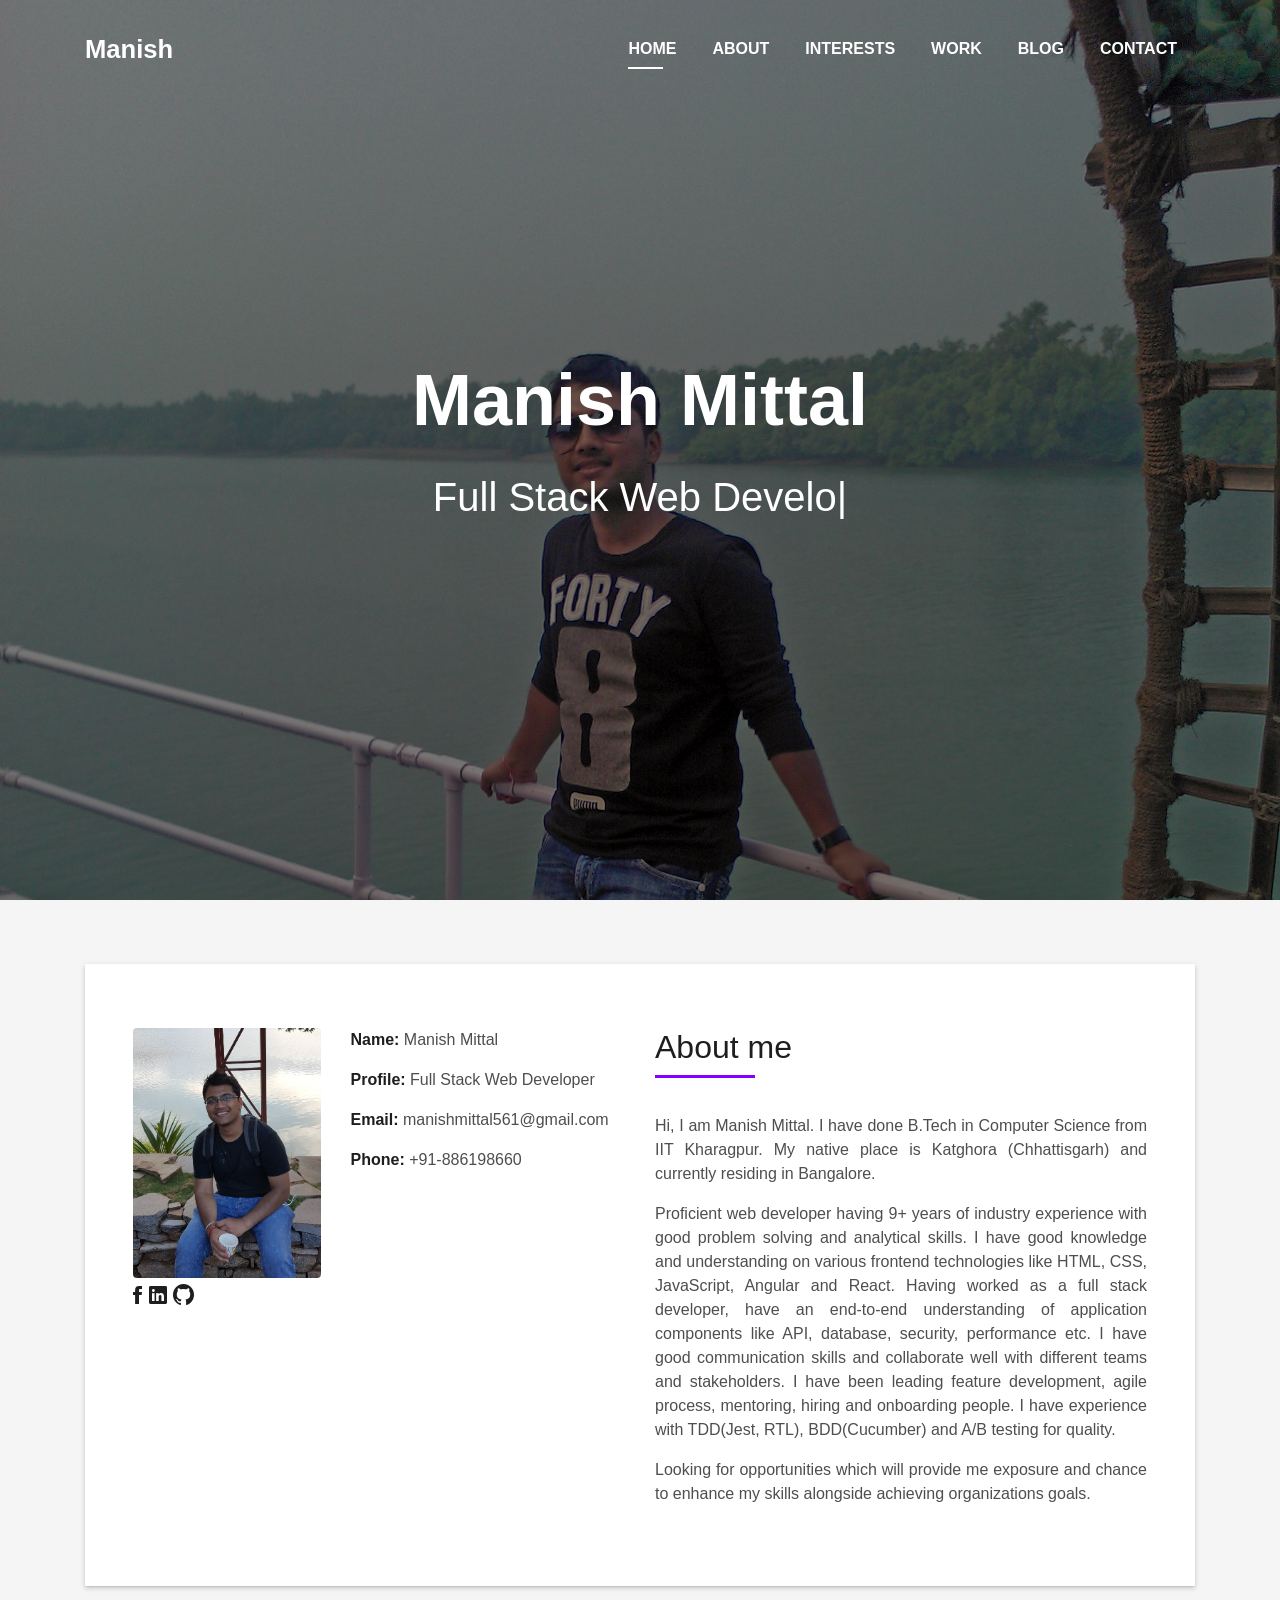
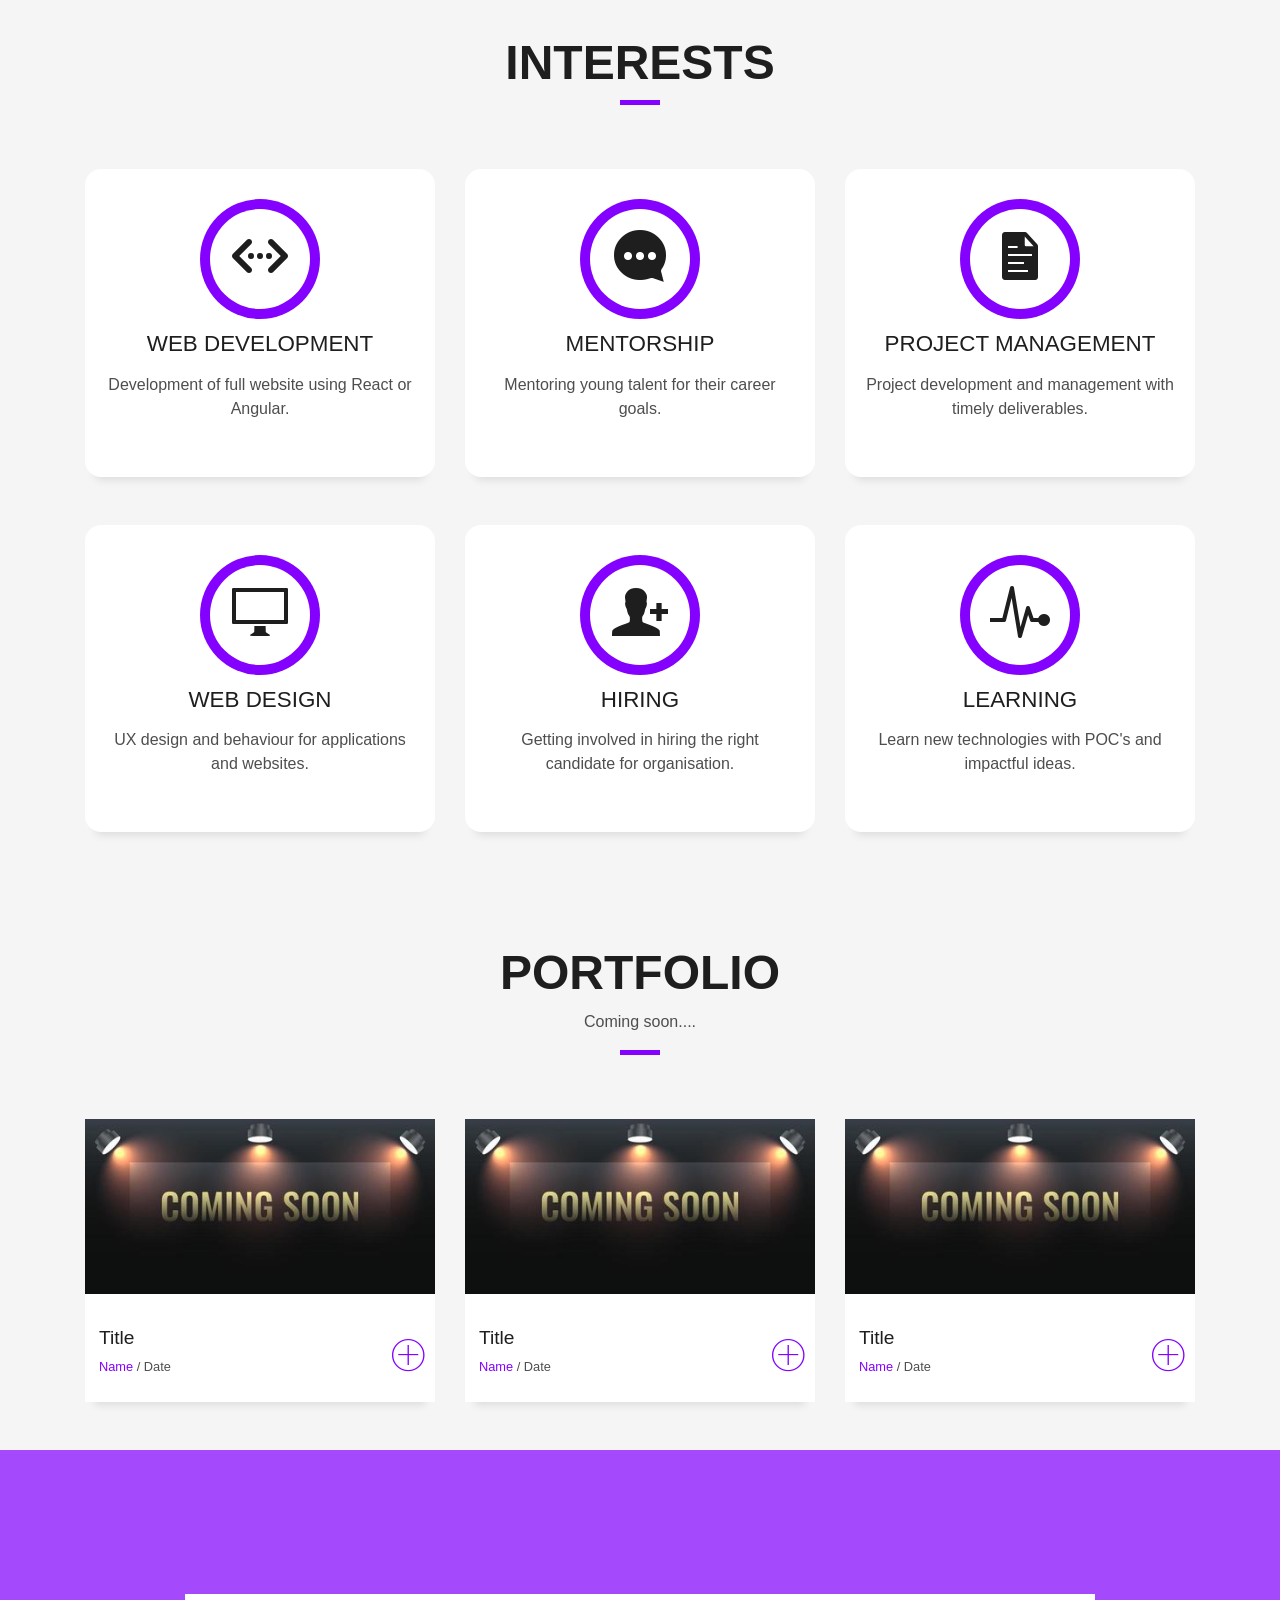
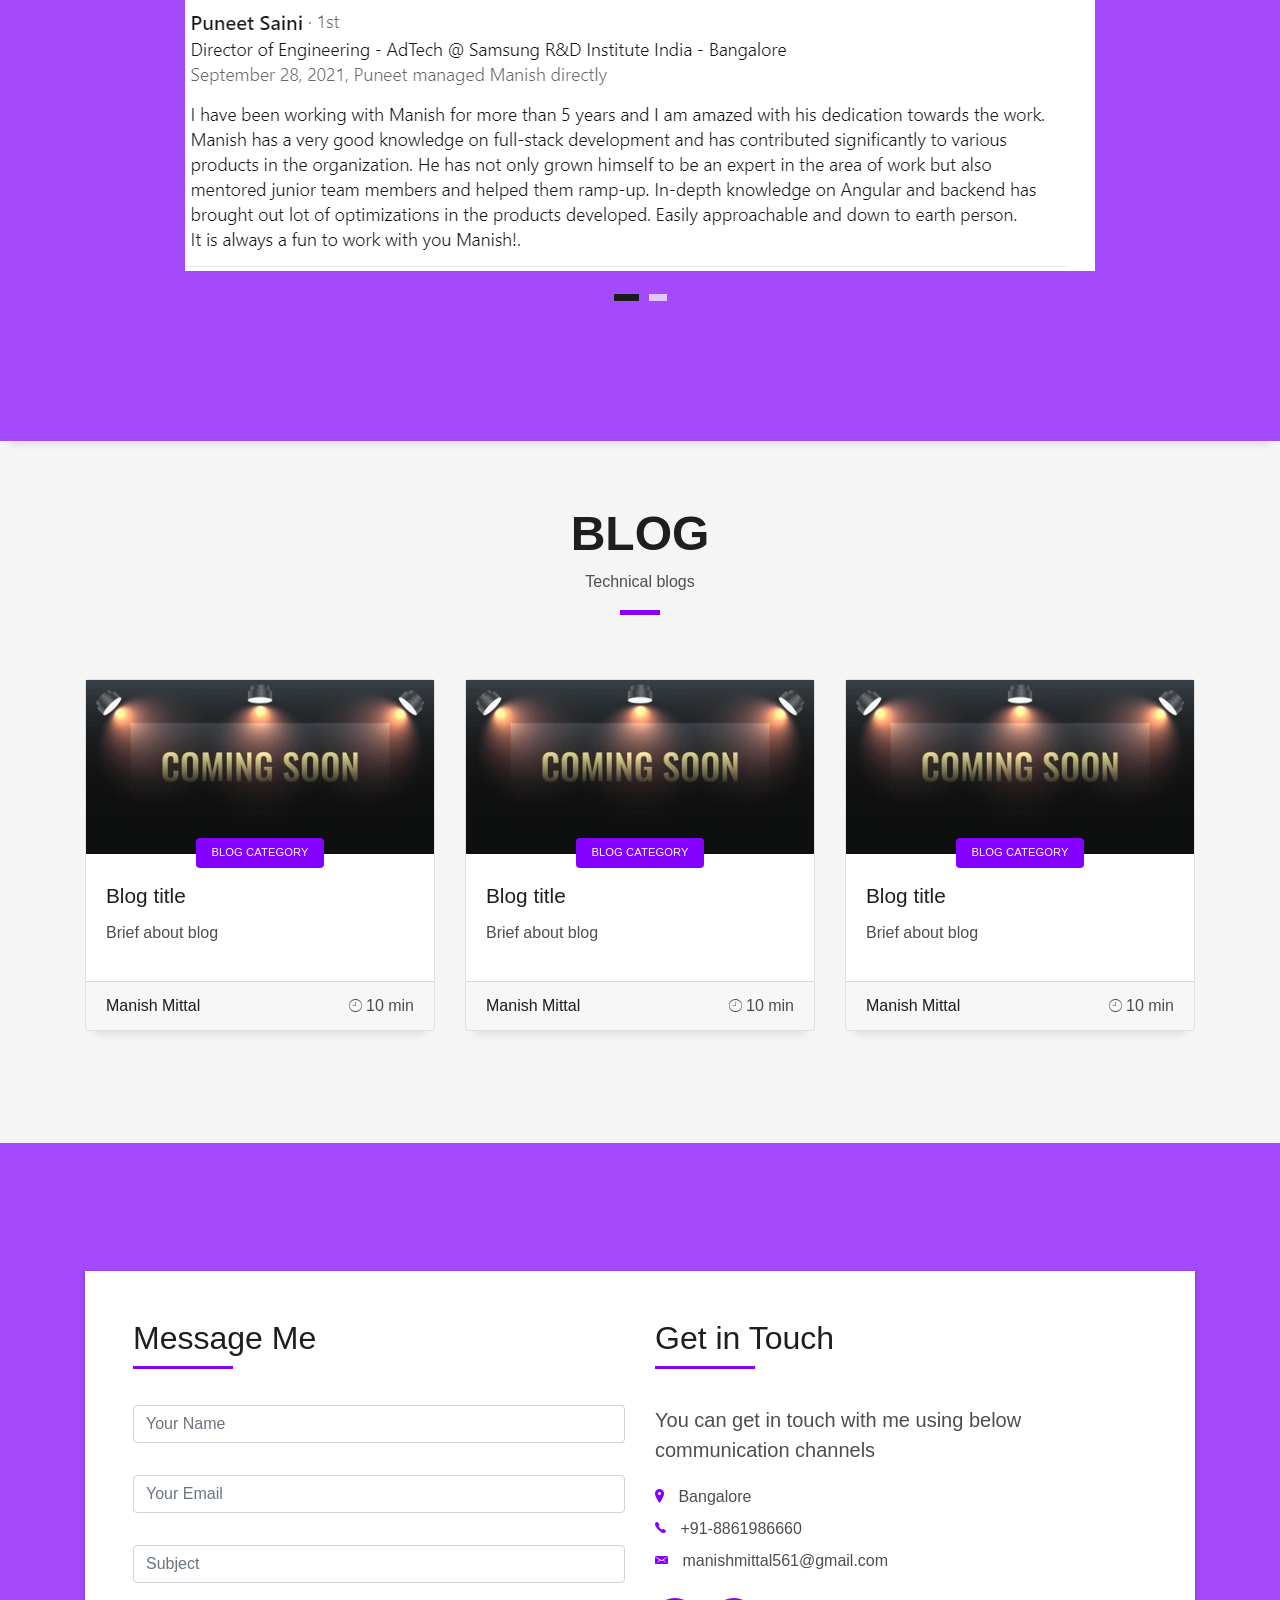
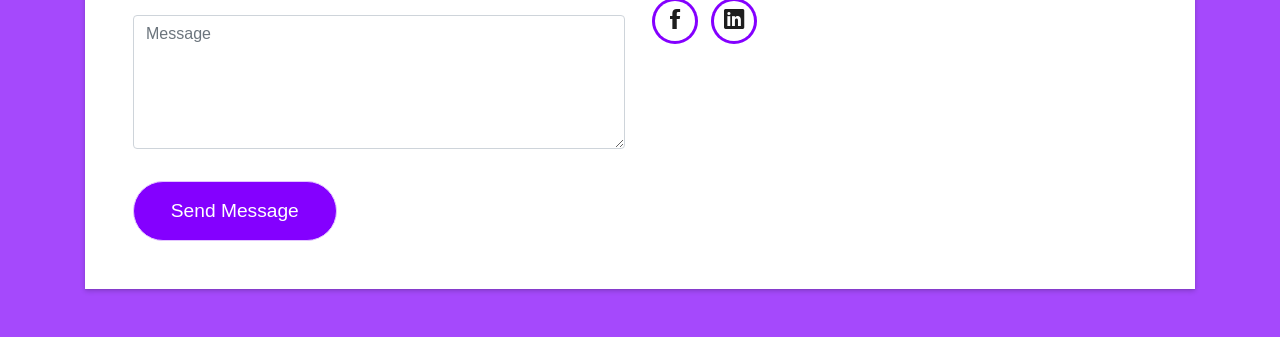
<file: index_old.html>
<!DOCTYPE html>
<html lang="en">

<head>
  <meta charset="utf-8">
  <title>Manish Mittal</title>
  <meta content="width=device-width, initial-scale=1.0" name="viewport">
  <meta content="Personal Website" name="keywords">

  <!-- css and images -->
  <link href="img/favicon.ico" rel="icon">
  <link href="lib/bootstrap/css/bootstrap.min.css" rel="stylesheet">

  <!-- Libraries CSS Files -->
  <link href="lib/font-awesome/css/font-awesome.min.css" rel="stylesheet">
  <link href="lib/animate/animate.min.css" rel="stylesheet">
  <link href="lib/ionicons/css/ionicons.min.css" rel="stylesheet">
  <link href="lib/owlcarousel/assets/owl.carousel.min.css" rel="stylesheet">
  <link href="lib/lightbox/css/lightbox.min.css" rel="stylesheet">

  <!-- Main Stylesheet File -->
  <link href="css/style-purple.css" rel="stylesheet">
</head>

<body id="page-top">

  <!--/ Nav Star /-->
  <nav class="navbar navbar-b navbar-trans navbar-expand-md fixed-top" id="mainNav">
    <div class="container">
      <a class="navbar-brand js-scroll" href="#page-top">Manish</a>
      <button class="navbar-toggler collapsed" type="button" data-toggle="collapse" data-target="#navbarDefault" aria-controls="navbarDefault"
        aria-expanded="false" aria-label="Toggle navigation">
        <span></span>
        <span></span>
        <span></span>
      </button>
      <div class="navbar-collapse collapse justify-content-end" id="navbarDefault">
        <ul class="navbar-nav">
          <li class="nav-item">
            <a class="nav-link js-scroll active" href="#home">Home</a>
          </li>
          <li class="nav-item">
            <a class="nav-link js-scroll" href="#about">About</a>
          </li>
          <li class="nav-item">
            <a class="nav-link js-scroll" href="#service">Interests</a>
          </li>
          <li class="nav-item">
            <a class="nav-link js-scroll" href="#work">Work</a>
          </li>
          <li class="nav-item">
            <a class="nav-link js-scroll" href="#blog">Blog</a>
          </li>
          <li class="nav-item">
            <a class="nav-link js-scroll" href="#contact">Contact</a>
          </li>
        </ul>
      </div>
    </div>
  </nav>
  <!--/ Nav End /-->

  <!--/ Intro Skew Star /-->
  <div id="home" class="intro route bg-image" style="background-image: url(img/profile-background.jpg)">
    <div class="overlay-itro"></div>
    <div class="intro-content display-table">
      <div class="table-cell">
        <div class="container">
          <!--<p class="display-6 color-d">Hello, world!</p>-->
          <h1 class="intro-title mb-4">Manish Mittal</h1>
          <p class="intro-subtitle">
            <span class="text-slider-items">Full Stack Web Developer,Project Management,Problem Solving,Scrum Master,Team Player,Mentor</span>
            <strong class="text-slider"></strong>
          </p>
        </div>
      </div>
    </div>
  </div>
  <!--/ Intro Skew End /-->

  <section id="about" class="about-mf sect-pt4 route">
    <div class="container">
      <div class="row">
        <div class="col-sm-12">
          <div class="box-shadow-full">
            <div class="row">
              <div class="col-md-6">
                <div class="row">
                  <div class="col-sm-6 col-md-5">
                    <div class="about-img">
                      <img src="img/profile-logo.jpg" class="img-fluid rounded b-shadow-a" alt="">
                      <div style="font-size: 1.5rem">
                        <a href="https://www.facebook.com/manish.iit/" target="_blank">
                          <i class="ion-social-facebook"></i>
                        </a>
                        <a href="https://www.linkedin.com/in/manish-mittal-626a5331/" target="_blank">
                          <i class="ion-social-linkedin"></i>
                        </a>
                        <a href="https://github.com/manish-mittal" target="_blank">
                          <i class="ion-social-github"></i>
                        </a>
                      </div>
                    </div>
                  </div>
                  <div class="col-sm-6 col-md-7">
                    <div class="about-info">
                      <p>
                        <span class="title-s">Name: </span>
                        <span>Manish Mittal</span>
                      </p>
                      <p>
                        <span class="title-s">Profile: </span>
                        <span>Full Stack Web Developer</span>
                      </p>
                      <p>
                        <span class="title-s">Email: </span>
                        <span>manishmittal561@gmail.com</span>
                      </p>
                      <p>
                        <span class="title-s">Phone: </span>
                        <span>+91-886198660</span>
                      </p>
                    </div>
                  </div>
                </div>
              </div>
              <div class="col-md-6">
                <div class="about-me pt-4 pt-md-0">
                  <div class="title-box-2">
                    <h5 class="title-left">
                      About me
                    </h5>
                  </div>
                  <p style="text-align: justify;">
                    Hi, I am Manish Mittal. I have done B.Tech in Computer Science from IIT Kharagpur. My native place is Katghora (Chhattisgarh)
                    and currently residing in Bangalore.
                  </p>
                  <p style="text-align: justify;">
                    Proficient web developer having 9+ years of industry experience with good problem solving and analytical skills. I have good
                    knowledge and understanding on various frontend technologies like HTML, CSS, JavaScript, Angular and
                    React. Having worked as a full stack developer, have an end-to-end understanding of application components
                    like API, database, security, performance etc. I have good communication skills and collaborate well
                    with different teams and stakeholders. I have been leading feature development, agile process, mentoring,
                    hiring and onboarding people. I have experience with TDD(Jest, RTL), BDD(Cucumber) and A/B testing for
                    quality.
                  </p>
                  <p style="text-align: justify;">
                    Looking for opportunities which will provide me exposure and chance to enhance my skills alongside achieving organizations
                    goals.
                  </p>
                </div>
              </div>
            </div>
          </div>
        </div>
      </div>
    </div>
  </section>

  <!--/ Section Services Star /-->
  <section id="service" class="services-mf route">
    <div class="container">
      <div class="row">
        <div class="col-sm-12">
          <div class="title-box text-center">
            <h3 class="title-a">
              Interests
            </h3>
            <div class="line-mf"></div>
          </div>
        </div>
      </div>
      <div class="row">
        <div class="col-md-4">
          <div class="service-box">
            <div class="service-ico">
              <span class="ico-circle">
                <i class="ion-code-working"></i>
              </span>
            </div>
            <div class="service-content">
              <h2 class="s-title">Web Development</h2>
              <p class="s-description text-center">
                Development of full website using React or Angular.
              </p>
            </div>
          </div>
        </div>
        <div class="col-md-4">
          <div class="service-box">
            <div class="service-ico">
              <span class="ico-circle">
                <i class="ion-chatbubble-working"></i>
              </span>
            </div>
            <div class="service-content">
              <h2 class="s-title">Mentorship</h2>
              <p class="s-description text-center">
                Mentoring young talent for their career goals.
              </p>
            </div>
          </div>
        </div>
        <div class="col-md-4">
          <div class="service-box">
            <div class="service-ico">
              <span class="ico-circle">
                <i class="ion-document-text"></i>
              </span>
            </div>
            <div class="service-content">
              <h2 class="s-title">Project Management</h2>
              <p class="s-description text-center">
                Project development and management with timely deliverables.
              </p>
            </div>
          </div>
        </div>
        <div class="col-md-4">
          <div class="service-box">
            <div class="service-ico">
              <span class="ico-circle">
                <i class="ion-monitor"></i>
              </span>
            </div>
            <div class="service-content">
              <h2 class="s-title">Web Design</h2>
              <p class="s-description text-center">
                UX design and behaviour for applications and websites.
              </p>
            </div>
          </div>
        </div>
        <div class="col-md-4">
          <div class="service-box">
            <div class="service-ico">
              <span class="ico-circle">
                <i class="ion-person-add"></i>
              </span>
            </div>
            <div class="service-content">
              <h2 class="s-title">Hiring</h2>
              <p class="s-description text-center">
                Getting involved in hiring the right candidate for organisation.
              </p>
            </div>
          </div>
        </div>
        <div class="col-md-4">
          <div class="service-box">
            <div class="service-ico">
              <span class="ico-circle">
                <i class="ion-ios-pulse-strong"></i>
              </span>
            </div>
            <div class="service-content">
              <h2 class="s-title">Learning</h2>
              <p class="s-description text-center">
                Learn new technologies with POC's and impactful ideas.
              </p>
            </div>
          </div>
        </div>
      </div>
    </div>
  </section>
  <!--/ Section Services End /-->

  <!-- 
  <div class="section-counter paralax-mf bg-image" style="background-image: url(img/counters-bg.jpg)">
    <div class="overlay-mf"></div>
    <div class="container">
      <div class="row">
        <div class="col-sm-3 col-lg-3">
          <div class="counter-box">
            <div class="counter-ico">
              <span class="ico-circle">
                <i class="ion-checkmark-round"></i>
              </span>
            </div>
            <div class="counter-num">
              <p class="counter">450</p>
              <span class="counter-text">WORKS COMPLETED</span>
            </div>
          </div>
        </div>
        <div class="col-sm-3 col-lg-3">
          <div class="counter-box pt-4 pt-md-0">
            <div class="counter-ico">
              <span class="ico-circle">
                <i class="ion-ios-calendar-outline"></i>
              </span>
            </div>
            <div class="counter-num">
              <p class="counter">15</p>
              <span class="counter-text">YEARS OF EXPERIENCE</span>
            </div>
          </div>
        </div>
        <div class="col-sm-3 col-lg-3">
          <div class="counter-box pt-4 pt-md-0">
            <div class="counter-ico">
              <span class="ico-circle">
                <i class="ion-ios-people"></i>
              </span>
            </div>
            <div class="counter-num">
              <p class="counter">550</p>
              <span class="counter-text">TOTAL CLIENTS</span>
            </div>
          </div>
        </div>
        <div class="col-sm-3 col-lg-3">
          <div class="counter-box pt-4 pt-md-0">
            <div class="counter-ico">
              <span class="ico-circle">
                <i class="ion-ribbon-a"></i>
              </span>
            </div>
            <div class="counter-num">
              <p class="counter">36</p>
              <span class="counter-text">AWARD WON</span>
            </div>
          </div>
        </div>
      </div>
    </div>
  </div> -->

  <!--/ Section Portfolio Star /-->
  <section id="work" class="portfolio-mf sect-pt4 route">
    <div class="container">
      <div class="row">
        <div class="col-sm-12">
          <div class="title-box text-center">
            <h3 class="title-a">
              Portfolio
            </h3>
            <p class="subtitle-a">
              Coming soon....
            </p>
            <div class="line-mf"></div>
          </div>
        </div>
      </div>
      <div class="row">
        <div class="col-md-4">
          <div class="work-box">
            <a href="img/coming-soon.jpg" data-lightbox="gallery-mf">
              <div class="work-img">
                <img src="img/coming-soon.jpg" alt="" class="img-fluid">
              </div>
              <div class="work-content">
                <div class="row">
                  <div class="col-sm-8">
                    <h2 class="w-title">Title</h2>
                    <div class="w-more">
                      <span class="w-ctegory">Name</span> /
                      <span class="w-date">Date</span>
                    </div>
                  </div>
                  <div class="col-sm-4">
                    <div class="w-like">
                      <span class="ion-ios-plus-outline"></span>
                    </div>
                  </div>
                </div>
              </div>
            </a>
          </div>
        </div>
        <div class="col-md-4">
          <div class="work-box">
            <a href="img/coming-soon.jpg" data-lightbox="gallery-mf">
              <div class="work-img">
                <img src="img/coming-soon.jpg" alt="" class="img-fluid">
              </div>
              <div class="work-content">
                <div class="row">
                  <div class="col-sm-8">
                    <h2 class="w-title">Title</h2>
                    <div class="w-more">
                      <span class="w-ctegory">Name</span> /
                      <span class="w-date">Date</span>
                    </div>
                  </div>
                  <div class="col-sm-4">
                    <div class="w-like">
                      <span class="ion-ios-plus-outline"></span>
                    </div>
                  </div>
                </div>
              </div>
            </a>
          </div>
        </div>
        <div class="col-md-4">
          <div class="work-box">
            <a href="img/coming-soon.jpg" data-lightbox="gallery-mf">
              <div class="work-img">
                <img src="img/coming-soon.jpg" alt="" class="img-fluid">
              </div>
              <div class="work-content">
                <div class="row">
                  <div class="col-sm-8">
                    <h2 class="w-title">Title</h2>
                    <div class="w-more">
                      <span class="w-ctegory">Name</span> /
                      <span class="w-date">Date</span>
                    </div>
                  </div>
                  <div class="col-sm-4">
                    <div class="w-like">
                      <span class="ion-ios-plus-outline"></span>
                    </div>
                  </div>
                </div>
              </div>
            </a>
          </div>
        </div>
      </div>
    </div>
  </section>
  <!--/ Section Portfolio End /-->

  <!--/ Section Testimonials Star /-->
  <div class="testimonials paralax-mf bg-image" style="background-image: url(img/overlay-bg.jpg)">
    <div class="overlay-mf"></div>
    <div class="container">
      <div class="row">
        <div class="col-md-12">
          <div id="testimonial-mf" class="owl-carousel owl-theme">
            <div class="testimonial-box">
              <div class="author-test">
                <img src="img/testimoney-1.png" alt="" class=" b-shadow-a">
              </div>
            </div>
            <div class="testimonial-box">
              <div class="author-test">
                <img src="img/testimoney-2.png" alt="" class=" b-shadow-a">
              </div>
            </div>
          </div>
        </div>
      </div>
    </div>
  </div>

  <!--/ Section Blog Star /-->
  <section id="blog" class="blog-mf sect-pt4 route">
    <div class="container">
      <div class="row">
        <div class="col-sm-12">
          <div class="title-box text-center">
            <h3 class="title-a">
              Blog
            </h3>
            <p class="subtitle-a">
              Technical blogs
            </p>
            <div class="line-mf"></div>
          </div>
        </div>
      </div>
      <div class="row">
        <div class="col-md-4">
          <div class="card card-blog">
            <div class="card-img">
              <a href="#">
                <img src="img/coming-soon.jpg" alt="" class="img-fluid">
              </a>
            </div>
            <div class="card-body">
              <div class="card-category-box">
                <div class="card-category">
                  <h6 class="category">Blog Category</h6>
                </div>
              </div>
              <h3 class="card-title">
                <a href="#">Blog title</a>
              </h3>
              <p class="card-description">
                Brief about blog
              </p>
            </div>
            <div class="card-footer">
              <div class="post-author">
                <a href="#">
                  <span class="author">Manish Mittal</span>
                </a>
              </div>
              <div class="post-date">
                <span class="ion-ios-clock-outline"></span> 10 min
              </div>
            </div>
          </div>
        </div>
        <div class="col-md-4">
          <div class="card card-blog">
            <div class="card-img">
              <a href="#">
                <img src="img/coming-soon.jpg" alt="" class="img-fluid">
              </a>
            </div>
            <div class="card-body">
              <div class="card-category-box">
                <div class="card-category">
                  <h6 class="category">Blog Category</h6>
                </div>
              </div>
              <h3 class="card-title">
                <a href="#">Blog title</a>
              </h3>
              <p class="card-description">
                Brief about blog
              </p>
            </div>
            <div class="card-footer">
              <div class="post-author">
                <a href="#">
                  <span class="author">Manish Mittal</span>
                </a>
              </div>
              <div class="post-date">
                <span class="ion-ios-clock-outline"></span> 10 min
              </div>
            </div>
          </div>
        </div>
        <div class="col-md-4">
          <div class="card card-blog">
            <div class="card-img">
              <a href="#">
                <img src="img/coming-soon.jpg" alt="" class="img-fluid">
              </a>
            </div>
            <div class="card-body">
              <div class="card-category-box">
                <div class="card-category">
                  <h6 class="category">Blog Category</h6>
                </div>
              </div>
              <h3 class="card-title">
                <a href="#">Blog title</a>
              </h3>
              <p class="card-description">
                Brief about blog
              </p>
            </div>
            <div class="card-footer">
              <div class="post-author">
                <a href="#">
                  <span class="author">Manish Mittal</span>
                </a>
              </div>
              <div class="post-date">
                <span class="ion-ios-clock-outline"></span> 10 min
              </div>
            </div>
          </div>
        </div>
      </div>
    </div>
  </section>
  <!--/ Section Blog End /-->

  <!--/ Section Contact-Footer Star /-->
  <section class="paralax-mf footer-paralax bg-image sect-mt4 route" style="background-image: url(img/overlay-bg.jpg)">
    <div class="overlay-mf"></div>
    <div class="container">
      <div class="row">
        <div class="col-sm-12">
          <div class="contact-mf">
            <div id="contact" class="box-shadow-full">
              <div class="row">
                <div class="col-md-6">
                  <div class="title-box-2">
                    <h5 class="title-left">
                      Message Me
                    </h5>
                  </div>
                  <div>
                    <form action="" method="post" role="form" class="contactForm">
                      <div id="sendmessage">Your message has been sent. Thank you!</div>
                      <div id="errormessage"></div>
                      <div class="row">
                        <div class="col-md-12 mb-3">
                          <div class="form-group">
                            <input type="text" name="name" class="form-control" id="name" placeholder="Your Name" data-rule="minlen:4" data-msg="Please enter at least 4 chars"
                            />
                            <div class="validation"></div>
                          </div>
                        </div>
                        <div class="col-md-12 mb-3">
                          <div class="form-group">
                            <input type="email" class="form-control" name="email" id="email" placeholder="Your Email" data-rule="email" data-msg="Please enter a valid email"
                            />
                            <div class="validation"></div>
                          </div>
                        </div>
                        <div class="col-md-12 mb-3">
                          <div class="form-group">
                            <input type="text" class="form-control" name="subject" id="subject" placeholder="Subject" data-rule="minlen:4" data-msg="Please enter at least 8 chars of subject"
                            />
                            <div class="validation"></div>
                          </div>
                        </div>
                        <div class="col-md-12 mb-3">
                          <div class="form-group">
                            <textarea class="form-control" name="message" rows="5" data-rule="required" data-msg="Please write something for us" placeholder="Message"></textarea>
                            <div class="validation"></div>
                          </div>
                        </div>
                        <div class="col-md-12">
                          <button type="submit" class="button button-a button-big button-rouded">Send Message</button>
                        </div>
                      </div>
                    </form>
                  </div>
                </div>
                <div class="col-md-6">
                  <div class="title-box-2 pt-4 pt-md-0">
                    <h5 class="title-left">
                      Get in Touch
                    </h5>
                  </div>
                  <div class="more-info">
                    <p class="lead">
                      You can get in touch with me using below communication channels
                    </p>
                    <ul class="list-ico">
                      <li>
                        <span class="ion-ios-location"></span> Bangalore</li>
                      <li>
                        <span class="ion-ios-telephone"></span> +91-8861986660</li>
                      <li>
                        <span class="ion-email"></span> manishmittal561@gmail.com</li>
                    </ul>
                  </div>
                  <div class="socials">
                    <ul>
                      <li>
                        <a href="https://www.facebook.com/manish.iit/" target="_blank">
                          <span class="ico-circle">
                            <i class="ion-social-facebook"></i>
                          </span>
                        </a>
                      </li>
                      <li>
                        <a href="https://www.linkedin.com/in/manish-mittal-626a5331/" target="_blank">
                          <span class="ico-circle">
                            <i class="ion-social-linkedin"></i>
                          </span>
                        </a>
                      </li>
                    </ul>
                  </div>
                </div>
              </div>
            </div>
          </div>
        </div>
      </div>
    </div>
  </section>
  <!--/ Section Contact-footer End /-->

  <a href="#" class="back-to-top">
    <i class="fa fa-chevron-up"></i>
  </a>
  <div id="preloader"></div>

  <!-- JavaScript Libraries -->
  <script src="lib/jquery/jquery.min.js"></script>
  <script src="lib/jquery/jquery-migrate.min.js"></script>
  <script src="lib/popper/popper.min.js"></script>
  <script src="lib/bootstrap/js/bootstrap.min.js"></script>
  <script src="lib/easing/easing.min.js"></script>
  <script src="lib/counterup/jquery.waypoints.min.js"></script>
  <script src="lib/counterup/jquery.counterup.js"></script>
  <script src="lib/owlcarousel/owl.carousel.min.js"></script>
  <script src="lib/lightbox/js/lightbox.min.js"></script>
  <script src="lib/typed/typed.min.js"></script>

  <!-- Template Main Javascript File -->
  <script src="js/main.js"></script>

</body>

</html>
</file>
<file: css/style-purple.css>
/*
  Theme Name: DevFolio
  Theme URL: https://bootstrapmade.com/devfolio-bootstrap-portfolio-html-template/
  Author: BootstrapMade.com
  License: https://bootstrapmade.com/license/
*/

/*======================================
//--//-->   STYLES GENERALES
======================================*/

body {
  background-color: #f5f5f5;
  color: #4e4e4e;
}

h1,
h2,
h3,
h4,
h5,
h6 {
  color: #1e1e1e;
}

a {
  color: #1e1e1e;
  transition: all 0.5s ease-in-out;
}

a:hover {
  color: #8400ff;
  text-decoration: none;
  transition: all 0.5s ease-in-out;
}

.p-r {
  position: relative;
}

.color-a {
  color: #8400ff;
}

.color-d {
  color: #f5f5f5;
}

.color-text-a {
  color: #4e4e4e;
}

.box-shadow,
.paralax-mf,
.service-box,
.work-box,
.card-blog {
  box-shadow: 0 13px 8px -10px rgba(0, 0, 0, 0.1);
}

.box-shadow-a,
.button:hover {
  box-shadow: 0 0 0 4px #e3c5ff;
}

.display-5 {
  font-size: 2.5rem;
  font-weight: 300;
  line-height: 1.1;
}

.display-6 {
  font-size: 2rem;
  font-weight: 300;
  line-height: 1.1;
}

.avatar {
  width: 32px;
  height: 32px;
  margin-right: 4px;
  overflow: hidden;
}

.bg-image {
  background-repeat: no-repeat;
  background-attachment: fixed;
  background-size: cover;
  background-position: center center;
}

.overlay-mf {
  background-color: #8400ff;
}

.overlay-mf {
  position: absolute;
  top: 0;
  left: 0px;
  padding: 0;
  height: 100%;
  width: 100%;
  opacity: .7;
}

.paralax-mf {
  position: relative;
  padding: 8rem 0;
}

.display-table {
  width: 100%;
  height: 100%;
  display: table;
}

.table-cell {
  display: table-cell;
  vertical-align: middle;
}

/*--/ Sections /--*/

.sect-4 {
  padding: 4rem 0;
}

.sect-pt4 {
  padding-top: 4rem;
}

.sect-mt4 {
  margin-top: 4rem;
}

/*--/ Title s /--*/

.title-s {
  font-weight: 600;
  color: #1e1e1e;
}

/*--/ Title A /--*/

.title-box {
  margin-bottom: 4rem;
}

.title-a {
  font-size: 3rem;
  font-weight: bold;
  text-transform: uppercase;
}

.subtitle-a {
  color: #4e4e4e;
}

.line-mf {
  width: 40px;
  height: 5px;
  background-color: #8400ff;
  margin: 0 auto;
}

/*--/ Title Left /--*/

.title-box-2 {
  margin-bottom: 3rem;
}

.title-left {
  font-size: 2rem;
  position: relative;
}

.title-left:before {
  content: '';
  position: absolute;
  height: 3px;
  background-color: #8400ff;
  width: 100px;
  bottom: -12px;
}

/*------/ Box /------*/

.box-pl2 {
  padding-left: 2rem;
}

.box-shadow-full {
  padding: 3rem 1.25rem;
  position: relative;
  background-color: #fff;
  margin-bottom: 3rem;
  z-index: 2;
  box-shadow: 0 1px 1px 0 rgba(0, 0, 0, 0.06), 0 2px 5px 0 rgba(0, 0, 0, 0.2);
}

/*------/ Socials /------*/

.socials {
  padding: 1.5rem 0;
}

.socials ul li {
  display: inline-block;
}

.socials .ico-circle {
  height: 40px;
  width: 40px;
  font-size: 1.7rem;
  border-radius: 50%;
  line-height: 1.4;
  margin: 0 15px 0 0;
  box-shadow: 0 0 0 3px #8400ff;
  transition: all 500ms ease;
}

.socials .ico-circle:hover {
  background-color: #8400ff;
  color: #fff;
  box-shadow: 0 0 0 3px #e3c5ff;
  transition: all 500ms ease;
}

/*------/ Ul resect /------*/

.ul-resect,
.socials ul,
.list-ico,
.blog-wrapper .post-meta ul,
.box-comments .list-comments,
.widget-sidebar .list-sidebar,
.widget-tags ul {
  list-style: none;
  padding-left: 0;
  margin-bottom: 0;
}

.list-ico {
  line-height: 2;
}

.list-ico span {
  color: #8400ff;
  margin-right: 10px;
}

/*------/ Ico Circle /------*/

.ico-circle {
  height: 100px;
  width: 100px;
  font-size: 2rem;
  border-radius: 50%;
  line-height: 1.55;
  margin: 0 auto;
  text-align: center;
  box-shadow: 0 0 0 10px #8400ff;
  display: block;
}

/*------/ Owl Carousel /------*/

.owl-theme .owl-dots {
  text-align: center;
  margin-top: 18px;
}

.owl-theme .owl-dots .owl-dot {
  display: inline-block;
}

.owl-theme .owl-dots .owl-dot span {
  width: 18px;
  height: 7px;
  margin: 5px 5px;
  background: #e3c5ff;
  border: 0px solid #e3c5ff;
  display: block;
  transition: all 0.6s ease-in-out;
  cursor: pointer;
}

.owl-theme .owl-dots .owl-dot:hover span {
  background-color: #e3c5ff;
}

.owl-theme .owl-dots .owl-dot.active span {
  background-color: #1B1B1B;
  width: 25px;
}

/*--/ Scrolltop s /--*/

.scrolltop-mf {
  position: relative;
  display: none;
}

.scrolltop-mf span {
  z-index: 999;
  position: fixed;
  width: 42px;
  height: 42px;
  background-color: #8400ff;
  opacity: .7;
  font-size: 1.6rem;
  line-height: 1.5;
  text-align: center;
  color: #fff;
  top: auto;
  left: auto;
  right: 30px;
  bottom: 50px;
  cursor: pointer;
  border-radius: 50%;
}

/* Back to top button */

.back-to-top {
  position: fixed;
  display: none;
  background: #8400ff;
  color: #fff;
  width: 44px;
  height: 44px;
  text-align: center;
  line-height: 1;
  font-size: 16px;
  border-radius: 50%;
  right: 15px;
  bottom: 15px;
  transition: background 0.5s;
  z-index: 11;
}

.back-to-top i {
  padding-top: 12px;
  color: #fff;
}

/* Prelaoder */

#preloader {
  position: fixed;
  top: 0;
  left: 0;
  right: 0;
  bottom: 0;
  z-index: 9999;
  overflow: hidden;
  background: #fff;
}

#preloader:before {
  content: "";
  position: fixed;
  top: calc(50% - 30px);
  left: calc(50% - 30px);
  border: 6px solid #f2f2f2;
  border-top: 6px solid #8400ff;
  border-radius: 50%;
  width: 60px;
  height: 60px;
  -webkit-animation: animate-preloader 1s linear infinite;
  animation: animate-preloader 1s linear infinite;
}

@-webkit-keyframes animate-preloader {
  0% {
    -webkit-transform: rotate(0deg);
    transform: rotate(0deg);
  }

  100% {
    -webkit-transform: rotate(360deg);
    transform: rotate(360deg);
  }
}

@keyframes animate-preloader {
  0% {
    -webkit-transform: rotate(0deg);
    transform: rotate(0deg);
  }

  100% {
    -webkit-transform: rotate(360deg);
    transform: rotate(360deg);
  }
}

/*======================================
//--//-->   NAVBAR
======================================*/

.navbar-b {
  transition: all .5s ease-in-out;
  background-color: transparent;
  padding-top: 1.563rem;
  padding-bottom: 1.563rem;
}

.navbar-b.navbar-reduce {
  box-shadow: 0px 6px 9px 0px rgba(0, 0, 0, 0.06);
}

.navbar-b.navbar-trans .nav-item,
.navbar-b.navbar-reduce .nav-item {
  position: relative;
  padding-right: 10px;
  padding-left: 0;
}

.navbar-b.navbar-trans .nav-link,
.navbar-b.navbar-reduce .nav-link {
  color: #fff;
  text-transform: uppercase;
  font-weight: 600;
}

.navbar-b.navbar-trans .nav-link:before,
.navbar-b.navbar-reduce .nav-link:before {
  content: '';
  position: absolute;
  margin-left: 0px;
  width: 0%;
  bottom: 0;
  left: 0;
  height: 2px;
  transition: all 500ms ease;
}

.navbar-b.navbar-trans .nav-link:hover,
.navbar-b.navbar-reduce .nav-link:hover {
  color: #1B1B1B;
}

.navbar-b.navbar-trans .nav-link:hover:before,
.navbar-b.navbar-reduce .nav-link:hover:before {
  width: 35px;
}

.navbar-b.navbar-trans .show > .nav-link:before,
.navbar-b.navbar-trans .active > .nav-link:before,
.navbar-b.navbar-trans .nav-link.show:before,
.navbar-b.navbar-trans .nav-link.active:before,
.navbar-b.navbar-reduce .show > .nav-link:before,
.navbar-b.navbar-reduce .active > .nav-link:before,
.navbar-b.navbar-reduce .nav-link.show:before,
.navbar-b.navbar-reduce .nav-link.active:before {
  width: 35px;
}

.navbar-b.navbar-trans .nav-link:before {
  background-color: #fff;
}

.navbar-b.navbar-trans .nav-link:hover {
  color: #fff;
}

.navbar-b.navbar-trans .show > .nav-link,
.navbar-b.navbar-trans .active > .nav-link,
.navbar-b.navbar-trans .nav-link.show,
.navbar-b.navbar-trans .nav-link.active {
  color: #fff;
}

.navbar-b.navbar-reduce {
  transition: all .5s ease-in-out;
  background-color: #fff;
  padding-top: 15px;
  padding-bottom: 15px;
}

.navbar-b.navbar-reduce .nav-link {
  color: #8400ff;
}

.navbar-b.navbar-reduce .nav-link:before {
  background-color: #8400ff;
}

.navbar-b.navbar-reduce .nav-link:hover {
  color: #8400ff;
}

.navbar-b.navbar-reduce .show > .nav-link,
.navbar-b.navbar-reduce .active > .nav-link,
.navbar-b.navbar-reduce .nav-link.show,
.navbar-b.navbar-reduce .nav-link.active {
  color: #8400ff;
}

.navbar-b.navbar-reduce .navbar-brand {
  color: #8400ff;
}

.navbar-b.navbar-reduce .navbar-toggler span {
  background-color: #1B1B1B;
}

.navbar-b .navbar-brand {
  color: #fff;
  font-size: 1.6rem;
  font-weight: 600;
}

.navbar-b .navbar-nav .dropdown-item.show .dropdown-menu,
.navbar-b .dropdown.show .dropdown-menu,
.navbar-b .dropdown-btn.show .dropdown-menu {
  -webkit-transform: translate3d(0px, 0px, 0px);
  transform: translate3d(0px, 0px, 0px);
  visibility: visible !important;
}

.navbar-b .dropdown-menu {
  margin: 1.12rem 0 0;
  border-radius: 0;
}

.navbar-b .dropdown-menu .dropdown-item {
  padding: .7rem 1.7rem;
  transition: all 500ms ease;
}

.navbar-b .dropdown-menu .dropdown-item:hover {
  background-color: #8400ff;
  color: #fff;
  transition: all 500ms ease;
}

.navbar-b .dropdown-menu .dropdown-item.active {
  background-color: #8400ff;
}

/*--/ Hamburger Navbar /--*/

.navbar-toggler {
  position: relative;
}

.navbar-toggler:focus,
.navbar-toggler:active {
  outline: 0;
}

.navbar-toggler span {
  display: block;
  background-color: #fff;
  height: 3px;
  width: 25px;
  margin-top: 4px;
  margin-bottom: 4px;
  -webkit-transform: rotate(0deg);
  transform: rotate(0deg);
  left: 0;
  opacity: 1;
}

.navbar-toggler span:nth-child(1),
.navbar-toggler span:nth-child(3) {
  transition: -webkit-transform .35s ease-in-out;
  transition: transform .35s ease-in-out;
  transition: transform .35s ease-in-out, -webkit-transform .35s ease-in-out;
}

.navbar-toggler:not(.collapsed) span:nth-child(1) {
  position: absolute;
  left: 12px;
  top: 10px;
  -webkit-transform: rotate(135deg);
  transform: rotate(135deg);
  opacity: 0.9;
}

.navbar-toggler:not(.collapsed) span:nth-child(2) {
  height: 12px;
  visibility: hidden;
  background-color: transparent;
}

.navbar-toggler:not(.collapsed) span:nth-child(3) {
  position: absolute;
  left: 12px;
  top: 10px;
  -webkit-transform: rotate(-135deg);
  transform: rotate(-135deg);
  opacity: 0.9;
}

/*======================================
//--//-->   INTRO
======================================*/

.intro {
  height: 100vh;
  position: relative;
  color: #fff;
}

.intro .intro-content {
  text-align: center;
  position: absolute;
}

.intro .overlay-itro {
  background-color: rgba(0, 0, 0, 0.6);
  position: absolute;
  top: 0;
  left: 0px;
  padding: 0;
  height: 100%;
  width: 100%;
  opacity: .9;
}

.intro .intro-title {
  color: #fff;
  font-weight: 600;
  font-size: 3rem;
}

.intro .intro-subtitle {
  font-size: 1.5rem;
  font-weight: 300;
}

.intro .text-slider-items {
  display: none;
}

.intro-single {
  height: 350px;
}

.intro-single .intro-content {
  margin-top: 30px;
}

.intro-single .intro-title {
  text-transform: uppercase;
  font-size: 3rem;
}

.intro-single .breadcrumb {
  background-color: transparent;
  color: #8400ff;
}

.intro-single .breadcrumb .breadcrumb-item:before {
  color: #e3c5ff;
}

.intro-single .breadcrumb .breadcrumb-item.active {
  color: #e3c5ff;
}

.intro-single .breadcrumb a {
  color: #fff;
}

/*======================================
//--//-->   ABOUT
======================================*/

.about-mf .box-shadow-full {
  padding-top: 4rem;
  padding-bottom: 4rem;
}

.about-mf .about-img {
  margin-bottom: 2rem;
}

.skill-mf span {
  color: #4e4e4e;
  font-size: .8rem;
}

.skill-mf .progress {
  background-color: #e3c5ff;
  margin: 0rem 0 .4rem 0;
  border-radius: 0;
  height: .5rem;
}

.skill-mf .progress .progress-bar {
  height: .5rem;
  background-color: #8400ff;
}

/*======================================
//--//-->   SERVICES
======================================*/

.service-box {
  background-color: #fff;
  padding: 2.5rem 1.3rem;
  border-radius: 1rem;
  margin-bottom: 3rem;
}

.service-box:hover .ico-circle {
  transition: all 500ms ease;
  color: #fff;
  background-color: #8400ff;
  box-shadow: 0 0 0 10px #e3c5ff;
}

.service-box .service-ico {
  margin-bottom: 1rem;
  color: #1e1e1e;
}

.service-box .ico-circle {
  transition: all 500ms ease;
  font-size: 4rem;
}

.service-box .s-title {
  font-size: 1.4rem;
  text-transform: uppercase;
  text-align: center;
  padding: .4rem 0;
}

.service-box .s-description {
  color: #4e4e4e;
}

/*======================================
//--//-->   COUNTER
======================================*/

.counter-box {
  color: #fff;
  text-align: center;
}

.counter-ico {
  margin-bottom: 1rem;
}

.counter-ico .ico-circle {
  height: 60px;
  width: 60px;
  line-height: 1.8;
  box-shadow: 0 0 0 10px #e3c5ff;
}

.counter-num .counter {
  font-size: 2rem;
  margin-bottom: 0;
}

/*======================================
//--//-->   PORTFOLIO
======================================*/

.work-box {
  margin-bottom: 3rem;
  -webkit-backface-visibility: hidden;
  backface-visibility: hidden;
  background-color: #fff;
}

.work-box:hover img {
  -webkit-transform: scale(1.3);
  transform: scale(1.3);
}

.work-img {
  display: block;
  overflow: hidden;
}

.work-img img {
  transition: all 1s;
}

.work-content {
  padding: 2rem 3% 1rem 4%;
}

.work-content .w-more {
  color: #4e4e4e;
  font-size: .8rem;
}

.work-content .w-more .w-ctegory {
  color: #8400ff;
}

.work-content .w-like {
  font-size: 2.5rem;
  color: #8400ff;
  float: right;
}

.work-content .w-like a {
  color: #8400ff;
}

.work-content .w-like .num-like {
  font-size: .7rem;
}

.w-title {
  font-size: 1.2rem;
}

/*======================================
//--//-->   TESTIMONIALS
======================================*/

.testimonials .owl-carousel .owl-item img {
  width: auto;
}

.testimonial-box {
  color: #fff;
  text-align: center;
}

.testimonial-box .author-test {
  margin-top: 1rem;
}

.testimonial-box .author-test img {
  margin: 0 auto;
}

.testimonial-box .author {
  color: #fff;
  text-transform: uppercase;
  font-weight: 600;
  margin: 1rem 0;
  display: block;
  font-size: 1.4rem;
}

.testimonial-box .comit {
  font-size: 2rem;
  color: #8400ff;
  background-color: #fff;
  width: 52px;
  height: 52px;
  display: block;
  margin: 0 auto;
  border-radius: 50%;
  line-height: 1.6;
}

/*======================================
//--//-->   BLOG
======================================*/

.card-blog .card-body {
  position: relative;
}

.card-blog .card-category-box {
  position: absolute;
  text-align: center;
  top: -16px;
  left: 15px;
  right: 15px;
  line-height: 25px;
  overflow: hidden;
}

.card-blog .card-category {
  display: inline-block;
  color: #fff;
  padding: 0 15px 5px;
  overflow: hidden;
  background-color: #8400ff;
  border-radius: 4px;
}

.card-blog .card-category .category {
  color: #fff;
  display: inline-block;
  text-transform: uppercase;
  font-size: .7rem;
  letter-spacing: .1px;
  margin-bottom: 0;
}

.card-blog .card-title {
  font-size: 1.3rem;
  margin-top: .6rem;
}

.card-blog .card-description {
  color: #4e4e4e;
}

.card-blog .post-author {
  display: inline-block;
}

.card-blog .post-date {
  color: #4e4e4e;
  display: inline-block;
  float: right;
}

/*======================================
//--//-->   CONTACT
======================================*/

.footer-paralax {
  padding: 4rem 0 0 0;
}

.contact-mf {
  margin-top: 4rem;
}

/*======================================
//--//-->   FOOTER
======================================*/

footer {
  text-align: center;
  color: #fff;
  padding-bottom: 4rem;
}

footer .copyright {
  margin-bottom: .3rem;
}

footer .credits {
  margin-bottom: 0;
}

footer .credits a {
  color: #fff;
}

/*======================================
//--//-->   CONtaCT FORM
======================================*/

#sendmessage {
  color: #8400ff;
  border: 1px solid #8400ff;
  display: none;
  text-align: center;
  padding: 15px;
  font-weight: 600;
  margin-bottom: 15px;
}

#errormessage {
  color: red;
  display: none;
  border: 1px solid red;
  text-align: center;
  padding: 15px;
  font-weight: 600;
  margin-bottom: 15px;
}

#sendmessage.show,
#errormessage.show,
.show {
  display: block;
}

.validation {
  color: red;
  display: none;
  margin: 0 0 20px;
  font-weight: 400;
  font-size: 13px;
}

/*======================================
//--//-->   BUTTON
======================================*/

.button {
  display: inline-block;
  padding: .3rem .6rem;
  text-align: center;
  vertical-align: middle;
  -webkit-user-select: none;
  -moz-user-select: none;
  -ms-user-select: none;
  user-select: none;
  font-size: 1rem;
  border-radius: .3rem;
  border: 1px solid transparent;
  transition: all 500ms ease;
  cursor: pointer;
}

.button:focus {
  outline: 0;
}

.button:hover {
  background-color: #5a03ac;
  color: #fff;
  transition: all 500ms ease;
}

.button-a {
  background-color: #8400ff;
  color: #fff;
  border-color: #e3c5ff;
}

.button-big {
  padding: .9rem 2.3rem;
  font-size: 1.2rem;
}

.button-rouded {
  border-radius: 5rem;
}

.btn-lg {
  padding: .5rem 1rem;
  font-size: 1.25rem;
  line-height: 1.5;
  border-radius: .3rem;
}

@media (min-width: 577px) {
  .counter-box {
    margin-bottom: 1.8rem;
  }
}

@media (min-width: 767px) {
  .about-mf .box-pl2 {
    margin-top: 3rem;
    padding-left: 0rem;
  }

  .card-blog {
    margin-bottom: 3rem;
  }

  .contact-mf .box-pl2 {
    margin-top: 3rem;
    padding-left: 0rem;
  }
}

@media (min-width: 768px) {
  .box-shadow-full {
    padding: 3rem;
  }

  .navbar-b.navbar-trans .nav-item,
  .navbar-b.navbar-reduce .nav-item {
    padding-left: 10px;
  }

  .navbar-b.navbar-trans .nav-link:before,
  .navbar-b.navbar-reduce .nav-link:before {
    margin-left: 18px;
  }

  .intro .intro-title {
    font-size: 4.5rem;
  }

  .intro .intro-subtitle {
    font-size: 2.5rem;
  }

  .intro-single .intro-title {
    font-size: 3.5rem;
  }

  .testimonial-box .description {
    padding: 0 5rem;
  }

  .post-box,
  .form-comments,
  .box-comments,
  .widget-sidebar {
    padding: 3rem;
  }

  .blog-wrapper .article-title {
    font-size: 1.9rem;
  }

  .box-comments .list-comments .comment-author {
    font-size: 1.5rem;
  }
}

@media (min-width: 992px) {
  .testimonial-box .description {
    padding: 0 8rem;
  }
}

@media (min-width: 1200px) {
  .testimonial-box .description {
    padding: 0 13rem;
  }
}

@media (max-width: 768px) {
  .back-to-top {
    bottom: 15px;
  }
}
</file>
